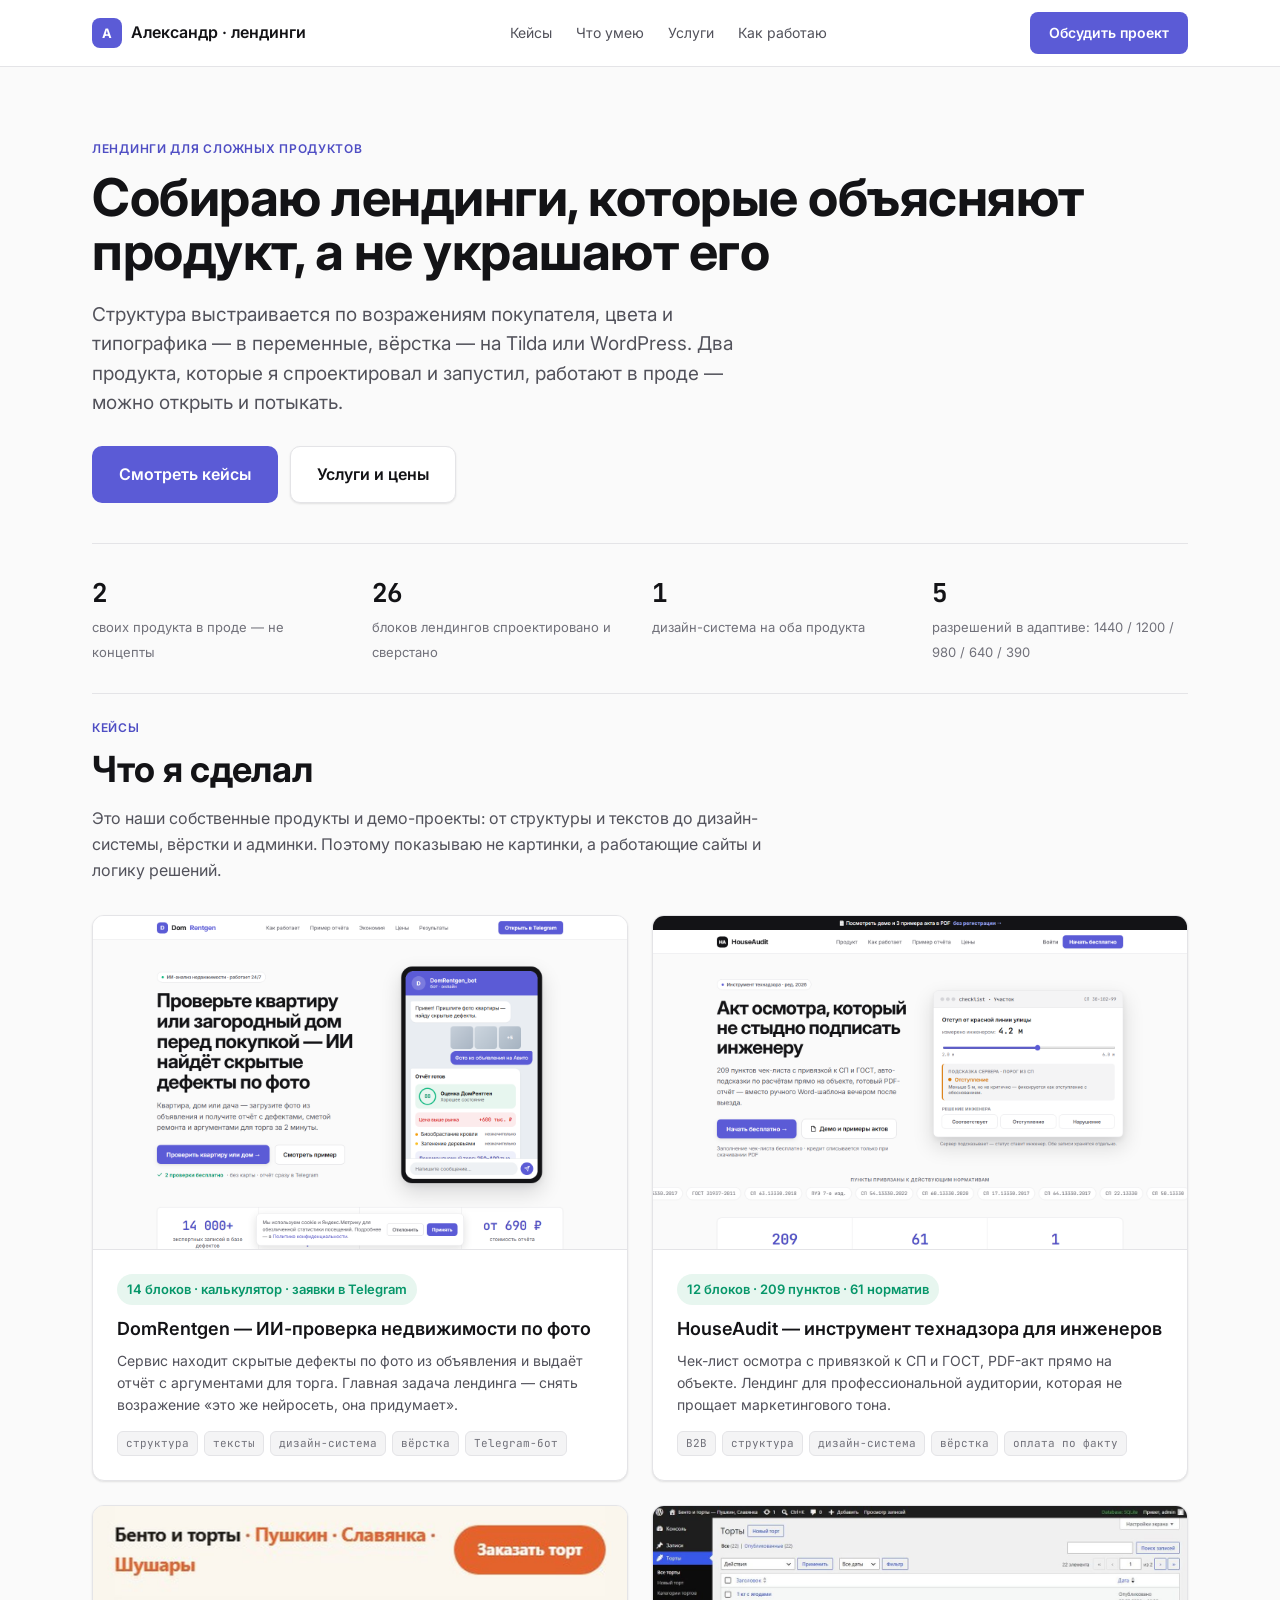
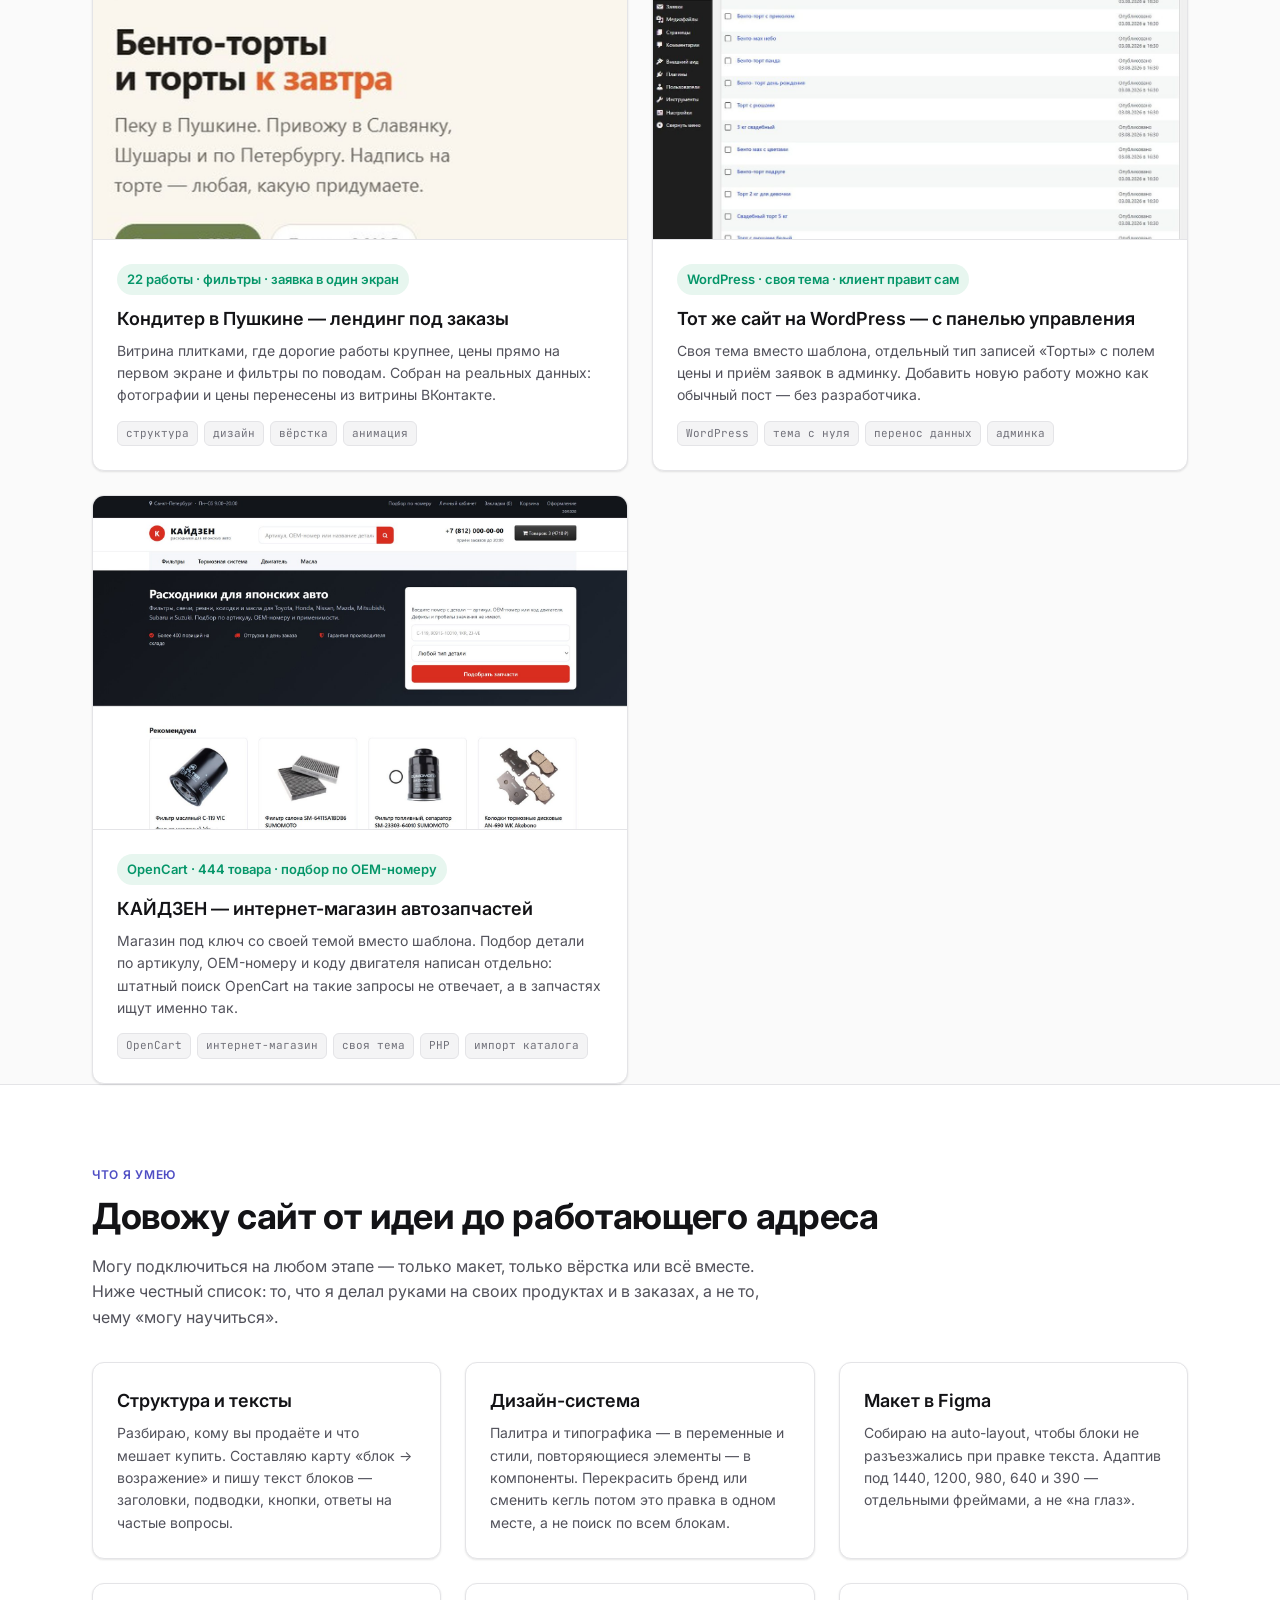
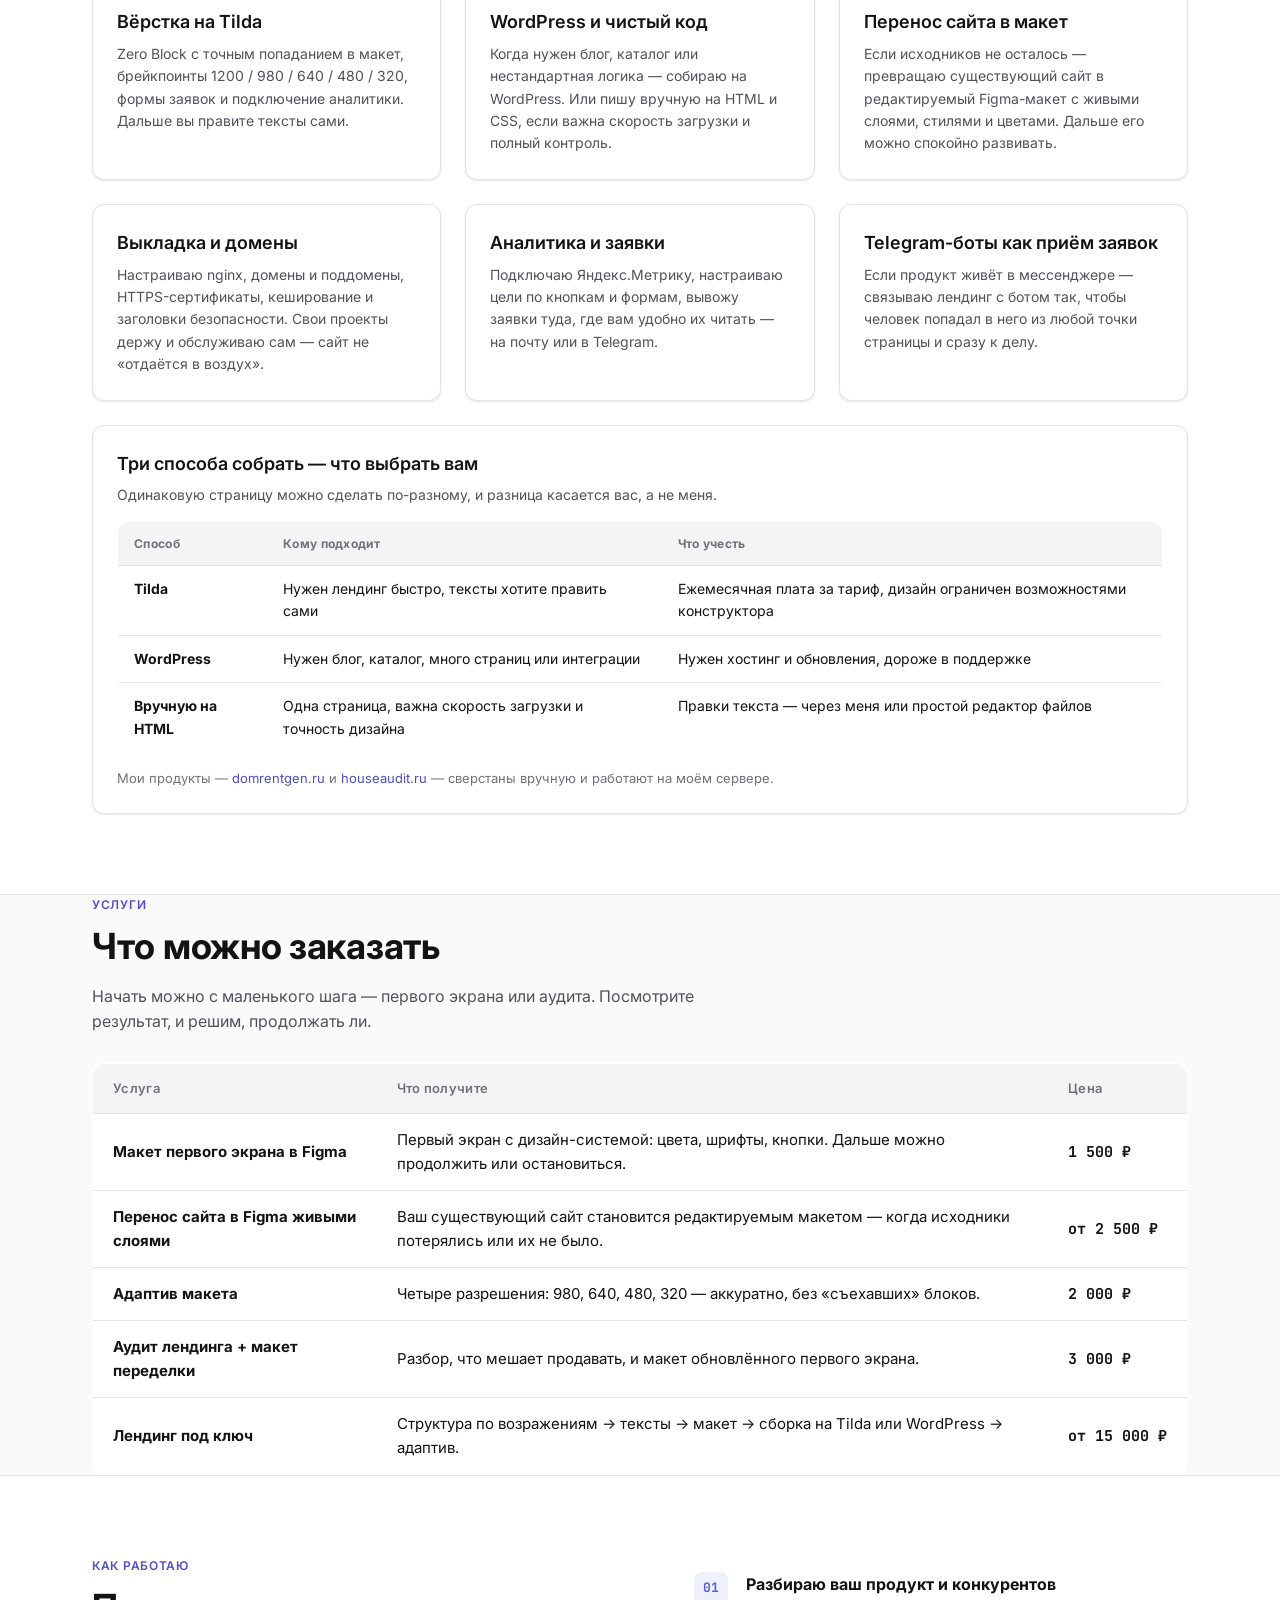
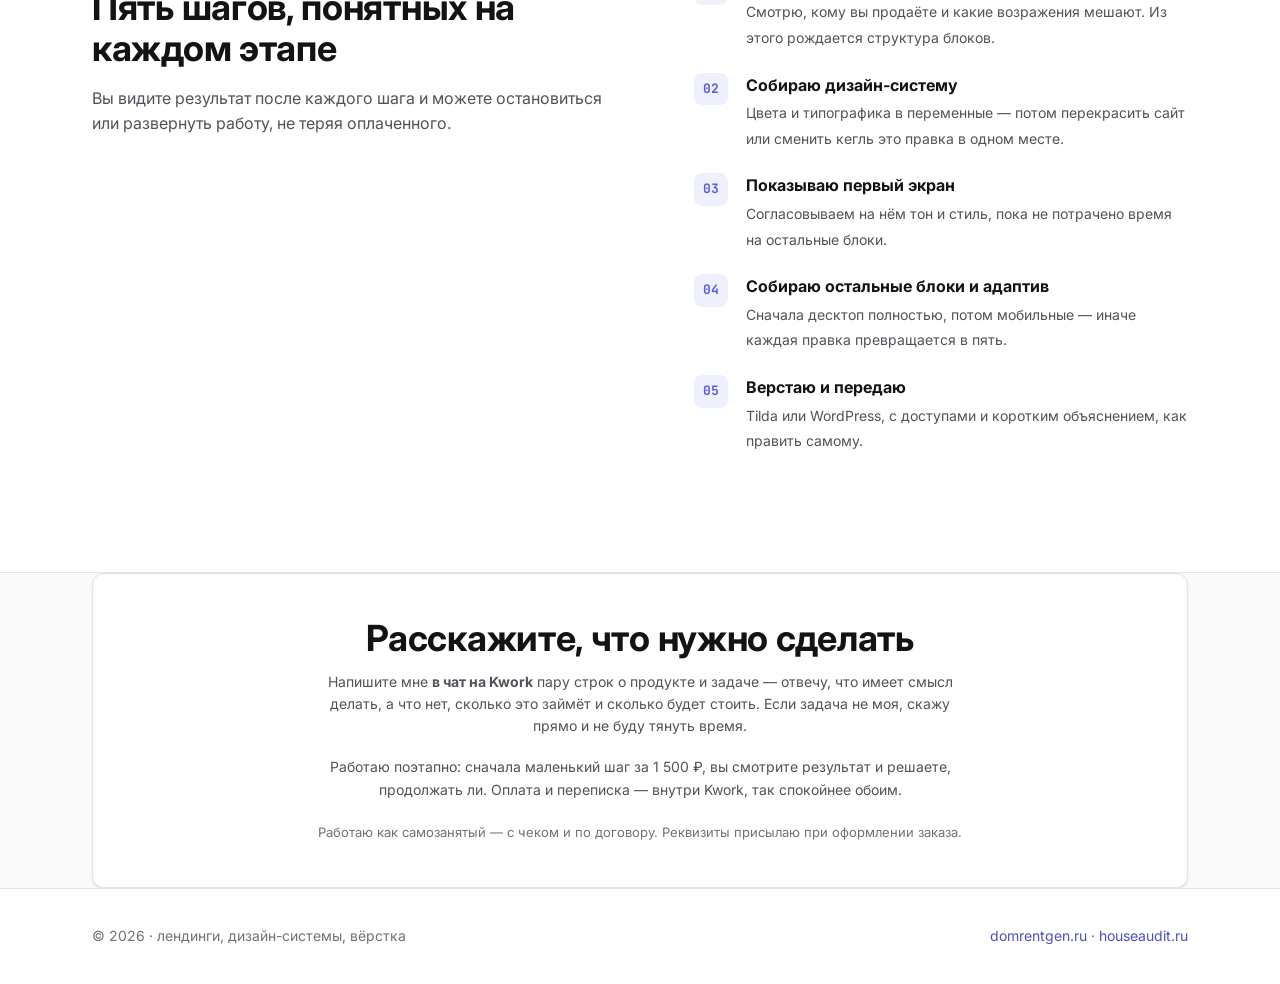
<file: index.html>
<!doctype html>
<html lang="ru">
<head>
<meta charset="utf-8">
<meta name="viewport" content="width=device-width, initial-scale=1">
<title>Александр — лендинги и дизайн-системы для продуктов</title>
<meta name="description" content="Собираю лендинги, которые объясняют сложный продукт: структура по возражениям, дизайн-система в Figma, сборка на Tilda или WordPress. Два своих продукта в проде.">
<meta property="og:title" content="Александр — лендинги и дизайн-системы">
<meta property="og:description" content="Лендинги для сложных продуктов: структура, дизайн-система, вёрстка. Кейсы DomRentgen и HouseAudit.">
<meta property="og:image" content="assets/domrentgen-hero-1440.png">
<meta property="og:type" content="website">
<link rel="preconnect" href="https://fonts.googleapis.com">
<link href="https://fonts.googleapis.com/css2?family=Inter:wght@400;500;600;700&family=JetBrains+Mono:wght@500;700&display=swap" rel="stylesheet">
<link rel="stylesheet" href="styles.css">
</head>
<body>

<header class="site-head">
  <div class="wrap">
    <a class="logo" href="/"><i>А</i> Александр · лендинги</a>
    <nav class="site-nav">
      <a href="#cases">Кейсы</a>
      <a href="#skills">Что умею</a>
      <a href="#services">Услуги</a>
      <a href="#process">Как работаю</a>
    </nav>
    <a class="btn btn-primary btn-sm" href="#contact">Обсудить проект</a>
  </div>
</header>

<section class="wrap" style="padding-top:72px;padding-bottom:24px">
  <p class="eyebrow">ЛЕНДИНГИ ДЛЯ СЛОЖНЫХ ПРОДУКТОВ</p>
  <h1>Собираю лендинги, которые объясняют продукт, а не украшают его</h1>
  <p class="lead sub">Структура выстраивается по возражениям покупателя, цвета и типографика — в переменные, вёрстка — на Tilda или WordPress. Два продукта, которые я спроектировал и запустил, работают в проде — можно открыть и потыкать.</p>
  <div style="display:flex;gap:12px;flex-wrap:wrap;margin-top:28px">
    <a class="btn btn-primary" href="#cases">Смотреть кейсы</a>
    <a class="btn btn-ghost" href="#services">Услуги и цены</a>
  </div>

  <div class="facts">
    <div><b>2</b><span>своих продукта в проде — не концепты</span></div>
    <div><b>26</b><span>блоков лендингов спроектировано и сверстано</span></div>
    <div><b>1</b><span>дизайн-система на оба продукта</span></div>
    <div><b>5</b><span>разрешений в адаптиве: 1440 / 1200 / 980 / 640 / 390</span></div>
  </div>
</section>

<section id="cases" class="wrap">
  <p class="eyebrow">КЕЙСЫ</p>
  <h2>Что я сделал</h2>
  <p class="sub">Это наши собственные продукты и демо-проекты: от структуры и текстов до дизайн-системы, вёрстки и админки. Поэтому показываю не картинки, а работающие сайты и логику решений.</p>

  <div class="grid g2" style="margin-top:32px">
    <a class="card case" href="case-domrentgen.html">
      <div class="shot"><img src="assets/domrentgen-hero-1440.png" alt="Первый экран лендинга DomRentgen" loading="lazy"></div>
      <div class="card-pad">
        <span class="result">14 блоков · калькулятор · заявки в Telegram</span>
        <h3>DomRentgen — ИИ-проверка недвижимости по фото</h3>
        <p>Сервис находит скрытые дефекты по фото из объявления и выдаёт отчёт с аргументами для торга. Главная задача лендинга — снять возражение «это же нейросеть, она придумает».</p>
        <div class="tags"><span class="tag">структура</span><span class="tag">тексты</span><span class="tag">дизайн-система</span><span class="tag">вёрстка</span><span class="tag">Telegram-бот</span></div>
      </div>
    </a>

    <a class="card case" href="case-houseaudit.html">
      <div class="shot"><img src="assets/houseaudit-hero-1440.png" alt="Первый экран лендинга HouseAudit" loading="lazy"></div>
      <div class="card-pad">
        <span class="result">12 блоков · 209 пунктов · 61 норматив</span>
        <h3>HouseAudit — инструмент технадзора для инженеров</h3>
        <p>Чек-лист осмотра с привязкой к СП и ГОСТ, PDF-акт прямо на объекте. Лендинг для профессиональной аудитории, которая не прощает маркетингового тона.</p>
        <div class="tags"><span class="tag">B2B</span><span class="tag">структура</span><span class="tag">дизайн-система</span><span class="tag">вёрстка</span><span class="tag">оплата по факту</span></div>
      </div>
    </a>
    <a class="card case" href="bento/">
      <div class="shot"><img src="assets/prev-bento.jpg" alt="Лендинг кондитера: витрина работ с ценами" loading="lazy"></div>
      <div class="card-pad">
        <span class="result">22 работы · фильтры · заявка в один экран</span>
        <h3>Кондитер в Пушкине — лендинг под заказы</h3>
        <p>Витрина плитками, где дорогие работы крупнее, цены прямо на первом экране и фильтры по поводам. Собран на реальных данных: фотографии и цены перенесены из витрины ВКонтакте.</p>
        <div class="tags"><span class="tag">структура</span><span class="tag">дизайн</span><span class="tag">вёрстка</span><span class="tag">анимация</span></div>
      </div>
    </a>

    <a class="card case" href="wp-case/">
      <div class="shot"><img src="assets/prev-wp.jpg" alt="Админка WordPress: раздел «Торты»" loading="lazy"></div>
      <div class="card-pad">
        <span class="result">WordPress · своя тема · клиент правит сам</span>
        <h3>Тот же сайт на WordPress — с панелью управления</h3>
        <p>Своя тема вместо шаблона, отдельный тип записей «Торты» с полем цены и приём заявок в админку. Добавить новую работу можно как обычный пост — без разработчика.</p>
        <div class="tags"><span class="tag">WordPress</span><span class="tag">тема с нуля</span><span class="tag">перенос данных</span><span class="tag">админка</span></div>
      </div>
    </a>

    <a class="card case" href="case-kaizen.html">
      <div class="shot"><img src="screenshots-web/01-glavnaya.jpg" alt="Главная магазина автозапчастей КАЙДЗЕН" loading="lazy"></div>
      <div class="card-pad">
        <span class="result">OpenCart · 444 товара · подбор по OEM-номеру</span>
        <h3>КАЙДЗЕН — интернет-магазин автозапчастей</h3>
        <p>Магазин под ключ со своей темой вместо шаблона. Подбор детали по артикулу, OEM-номеру и коду двигателя написан отдельно: штатный поиск OpenCart на такие запросы не отвечает, а в запчастях ищут именно так.</p>
        <div class="tags"><span class="tag">OpenCart</span><span class="tag">интернет-магазин</span><span class="tag">своя тема</span><span class="tag">PHP</span><span class="tag">импорт каталога</span></div>
      </div>
    </a>

  </div>

</section>

<section id="skills" style="background:var(--surface);border-top:1px solid var(--line);border-bottom:1px solid var(--line)">
  <div class="wrap">
    <p class="eyebrow">ЧТО Я УМЕЮ</p>
    <h2>Довожу сайт от идеи до работающего адреса</h2>
    <p class="sub">Могу подключиться на любом этапе — только макет, только вёрстка или всё вместе. Ниже честный список: то, что я делал руками на своих продуктах и в заказах, а не то, чему «могу научиться».</p>

    <div class="grid g3" style="margin-top:32px">
      <div class="card card-pad">
        <h3>Структура и тексты</h3>
        <p>Разбираю, кому вы продаёте и что мешает купить. Составляю карту «блок → возражение» и пишу текст блоков — заголовки, подводки, кнопки, ответы на частые вопросы.</p>
      </div>
      <div class="card card-pad">
        <h3>Дизайн-система</h3>
        <p>Палитра и типографика — в переменные и стили, повторяющиеся элементы — в компоненты. Перекрасить бренд или сменить кегль потом это правка в одном месте, а не поиск по всем блокам.</p>
      </div>
      <div class="card card-pad">
        <h3>Макет в Figma</h3>
        <p>Собираю на auto-layout, чтобы блоки не разъезжались при правке текста. Адаптив под 1440, 1200, 980, 640 и 390 — отдельными фреймами, а не «на глаз».</p>
      </div>
      <div class="card card-pad">
        <h3>Вёрстка на Tilda</h3>
        <p>Zero Block с точным попаданием в макет, брейкпоинты 1200 / 980 / 640 / 480 / 320, формы заявок и подключение аналитики. Дальше вы правите тексты сами.</p>
      </div>
      <div class="card card-pad">
        <h3>WordPress и чистый код</h3>
        <p>Когда нужен блог, каталог или нестандартная логика — собираю на WordPress. Или пишу вручную на HTML и CSS, если важна скорость загрузки и полный контроль.</p>
      </div>
      <div class="card card-pad">
        <h3>Перенос сайта в макет</h3>
        <p>Если исходников не осталось — превращаю существующий сайт в редактируемый Figma-макет с живыми слоями, стилями и цветами. Дальше его можно спокойно развивать.</p>
      </div>
      <div class="card card-pad">
        <h3>Выкладка и домены</h3>
        <p>Настраиваю nginx, домены и поддомены, HTTPS-сертификаты, кеширование и заголовки безопасности. Свои проекты держу и обслуживаю сам — сайт не «отдаётся в воздух».</p>
      </div>
      <div class="card card-pad">
        <h3>Аналитика и заявки</h3>
        <p>Подключаю Яндекс.Метрику, настраиваю цели по кнопкам и формам, вывожу заявки туда, где вам удобно их читать — на почту или в Telegram.</p>
      </div>
      <div class="card card-pad">
        <h3>Telegram-боты как приём заявок</h3>
        <p>Если продукт живёт в мессенджере — связываю лендинг с ботом так, чтобы человек попадал в него из любой точки страницы и сразу к делу.</p>
      </div>
    </div>

    <div class="card card-pad" style="margin-top:24px">
      <h3>Три способа собрать — что выбрать вам</h3>
      <p style="margin-bottom:14px">Одинаковую страницу можно сделать по-разному, и разница касается вас, а не меня.</p>
      <table class="tbl">
        <tr><th>Способ</th><th>Кому подходит</th><th>Что учесть</th></tr>
        <tr><td><b>Tilda</b></td><td>Нужен лендинг быстро, тексты хотите править сами</td><td>Ежемесячная плата за тариф, дизайн ограничен возможностями конструктора</td></tr>
        <tr><td><b>WordPress</b></td><td>Нужен блог, каталог, много страниц или интеграции</td><td>Нужен хостинг и обновления, дороже в поддержке</td></tr>
        <tr><td><b>Вручную на HTML</b></td><td>Одна страница, важна скорость загрузки и точность дизайна</td><td>Правки текста — через меня или простой редактор файлов</td></tr>
      </table>
      <p style="margin:14px 0 0"><small>Мои продукты — <a href="https://domrentgen.ru" target="_blank" rel="noopener">domrentgen.ru</a> и <a href="https://houseaudit.ru" target="_blank" rel="noopener">houseaudit.ru</a> — сверстаны вручную и работают на моём сервере.</small></p>
    </div>
  </div>
</section>

<section id="services" class="wrap">
  <p class="eyebrow">УСЛУГИ</p>
  <h2>Что можно заказать</h2>
  <p class="sub">Начать можно с маленького шага — первого экрана или аудита. Посмотрите результат, и решим, продолжать ли.</p>

  <table class="price" style="margin-top:28px">
    <tr><th>Услуга</th><th>Что получите</th><th>Цена</th></tr>
    <tr>
      <td><b>Макет первого экрана в Figma</b></td>
      <td>Первый экран с дизайн-системой: цвета, шрифты, кнопки. Дальше можно продолжить или остановиться.</td>
      <td class="p">1 500 ₽</td>
    </tr>
    <tr>
      <td><b>Перенос сайта в Figma живыми слоями</b></td>
      <td>Ваш существующий сайт становится редактируемым макетом — когда исходники потерялись или их не было.</td>
      <td class="p">от 2 500 ₽</td>
    </tr>
    <tr>
      <td><b>Адаптив макета</b></td>
      <td>Четыре разрешения: 980, 640, 480, 320 — аккуратно, без «съехавших» блоков.</td>
      <td class="p">2 000 ₽</td>
    </tr>
    <tr>
      <td><b>Аудит лендинга + макет переделки</b></td>
      <td>Разбор, что мешает продавать, и макет обновлённого первого экрана.</td>
      <td class="p">3 000 ₽</td>
    </tr>
    <tr>
      <td><b>Лендинг под ключ</b></td>
      <td>Структура по возражениям → тексты → макет → сборка на Tilda или WordPress → адаптив.</td>
      <td class="p">от 15 000 ₽</td>
    </tr>
  </table>
</section>

<section id="process" style="background:var(--surface);border-top:1px solid var(--line);border-bottom:1px solid var(--line)">
  <div class="wrap two-col">
    <div>
      <p class="eyebrow">КАК РАБОТАЮ</p>
      <h2>Пять шагов, понятных на каждом этапе</h2>
      <p>Вы видите результат после каждого шага и можете остановиться или развернуть работу, не теряя оплаченного.</p>
    </div>
    <ol class="steps">
      <li><b>Разбираю ваш продукт и конкурентов</b><span>Смотрю, кому вы продаёте и какие возражения мешают. Из этого рождается структура блоков.</span></li>
      <li><b>Собираю дизайн-систему</b><span>Цвета и типографика в переменные — потом перекрасить сайт или сменить кегль это правка в одном месте.</span></li>
      <li><b>Показываю первый экран</b><span>Согласовываем на нём тон и стиль, пока не потрачено время на остальные блоки.</span></li>
      <li><b>Собираю остальные блоки и адаптив</b><span>Сначала десктоп полностью, потом мобильные — иначе каждая правка превращается в пять.</span></li>
      <li><b>Верстаю и передаю</b><span>Tilda или WordPress, с доступами и коротким объяснением, как править самому.</span></li>
    </ol>
  </div>
</section>

<section id="contact" class="wrap">
  <div class="card card-pad" style="padding:44px;text-align:center">
    <h2 style="margin-bottom:12px">Расскажите, что нужно сделать</h2>
    <p class="lead" style="max-width:660px;margin:0 auto 20px">Напишите мне <b>в чат на Kwork</b> пару строк о продукте и задаче — отвечу, что имеет смысл делать, а что нет, сколько это займёт и сколько будет стоить. Если задача не моя, скажу прямо и не буду тянуть время.</p>
    <p style="max-width:660px;margin:0 auto 8px">Работаю поэтапно: сначала маленький шаг за 1 500 ₽, вы смотрите результат и решаете, продолжать ли. Оплата и переписка — внутри Kwork, так спокойнее обоим.</p>
    <p style="margin-top:20px"><small>Работаю как самозанятый — с чеком и по договору. Реквизиты присылаю при оформлении заказа.</small></p>
  </div>
</section>

<footer class="site-foot">
  <div class="wrap">
    <span>© 2026 · лендинги, дизайн-системы, вёрстка</span>
    <span><a href="https://domrentgen.ru" target="_blank" rel="noopener">domrentgen.ru</a> · <a href="https://houseaudit.ru" target="_blank" rel="noopener">houseaudit.ru</a></span>
  </div>
</footer>

</body>
</html>
</file>
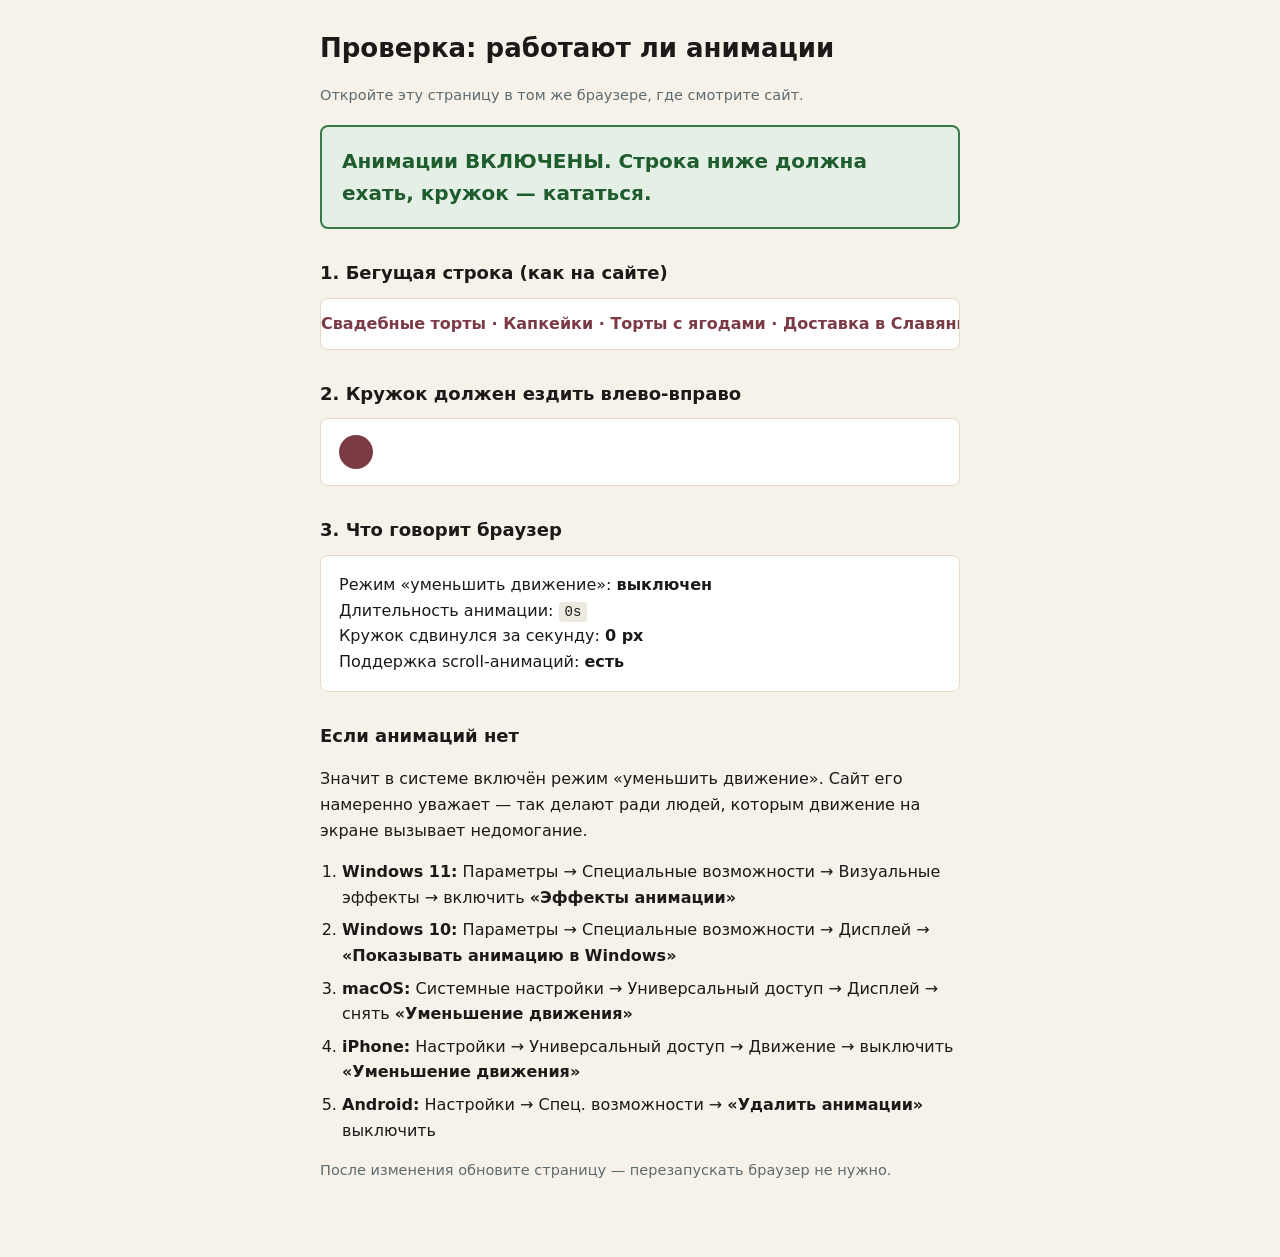
<file: check/index.html>
<!DOCTYPE html>
<html lang="ru">
<head>
<meta charset="utf-8">
<meta name="viewport" content="width=device-width, initial-scale=1">
<meta name="robots" content="noindex, nofollow">
<title>Проверка анимаций в браузере</title>
<style>
  body{font:16px/1.6 'Segoe UI',system-ui,sans-serif; background:#F6F1E9; color:#1C1A18;
       margin:0; padding:28px 20px 60px}
  .wrap{max-width:640px; margin:0 auto}
  h1{font-size:26px; margin:0 0 6px}
  .verdict{font-size:20px; font-weight:700; padding:18px 20px; border-radius:8px; margin:18px 0}
  .ok{background:#E4F0E6; color:#1F5C2E; border:2px solid #3A7A4A}
  .off{background:#FBEAE7; color:#8C2B22; border:2px solid #B3372E}
  h2{font-size:18px; margin:30px 0 8px}
  .box{background:#fff; border:1px solid #E4D9C8; border-radius:8px; padding:16px 18px; margin:10px 0}
  .track{overflow:hidden; border-top:1px solid #E4D9C8; border-bottom:1px solid #E4D9C8; padding:12px 0}
  .track div{display:flex; width:max-content; animation:slide 12s linear infinite}
  .track span{white-space:nowrap; font-weight:600; color:#7B3B45}
  @keyframes slide{from{transform:translateX(0)} to{transform:translateX(-50%)}}
  .dot{width:34px; height:34px; border-radius:50%; background:#7B3B45; animation:run 2s linear infinite}
  @keyframes run{0%{transform:translateX(0)} 50%{transform:translateX(220px)} 100%{transform:translateX(0)}}
  code{background:#EEE9DF; padding:2px 6px; border-radius:4px; font-size:14px}
  ol{padding-left:22px} li{margin:7px 0}
  .small{color:#5E6B6E; font-size:14.5px}
</style>
</head>
<body>
<div class="wrap">
  <h1>Проверка: работают ли анимации</h1>
  <p class="small">Откройте эту страницу в том же браузере, где смотрите сайт.</p>

  <div id="verdict" class="verdict">Проверяю…</div>

  <h2>1. Бегущая строка (как на сайте)</h2>
  <div class="box track">
    <div>
      <span>Свадебные торты · Капкейки · Торты с ягодами · Доставка в Славянку · Заказ на завтра · </span>
      <span>Свадебные торты · Капкейки · Торты с ягодами · Доставка в Славянку · Заказ на завтра · </span>
    </div>
  </div>

  <h2>2. Кружок должен ездить влево-вправо</h2>
  <div class="box"><div class="dot"></div></div>

  <h2>3. Что говорит браузер</h2>
  <div class="box" id="tech"></div>

  <h2>Если анимаций нет</h2>
  <p>Значит в системе включён режим «уменьшить движение». Сайт его намеренно уважает — так делают ради людей, которым движение на экране вызывает недомогание.</p>
  <ol>
    <li><b>Windows 11:</b> Параметры → Специальные возможности → Визуальные эффекты → включить <b>«Эффекты анимации»</b></li>
    <li><b>Windows 10:</b> Параметры → Специальные возможности → Дисплей → <b>«Показывать анимацию в Windows»</b></li>
    <li><b>macOS:</b> Системные настройки → Универсальный доступ → Дисплей → снять <b>«Уменьшение движения»</b></li>
    <li><b>iPhone:</b> Настройки → Универсальный доступ → Движение → выключить <b>«Уменьшение движения»</b></li>
    <li><b>Android:</b> Настройки → Спец. возможности → <b>«Удалить анимации»</b> выключить</li>
  </ol>
  <p class="small">После изменения обновите страницу — перезапускать браузер не нужно.</p>
</div>

<script>
(function(){
  var reduce = matchMedia('(prefers-reduced-motion: reduce)').matches;
  var v = document.getElementById('verdict');
  if (reduce) {
    v.className = 'verdict off';
    v.textContent = 'Анимации у вас ОТКЛЮЧЕНЫ в системе. Поэтому лента на сайте стоит.';
  } else {
    v.className = 'verdict ok';
    v.textContent = 'Анимации ВКЛЮЧЕНЫ. Строка ниже должна ехать, кружок — кататься.';
  }
  var dot = document.querySelector('.dot');
  var cs = getComputedStyle(dot);
  var x1 = dot.getBoundingClientRect().x;
  setTimeout(function(){
    var x2 = dot.getBoundingClientRect().x;
    document.getElementById('tech').innerHTML =
      '<div>Режим «уменьшить движение»: <b>' + (reduce ? 'включён' : 'выключен') + '</b></div>' +
      '<div>Длительность анимации: <code>' + cs.animationDuration + '</code></div>' +
      '<div>Кружок сдвинулся за секунду: <b>' + Math.abs(Math.round(x2 - x1)) + ' px</b></div>' +
      '<div>Поддержка scroll-анимаций: <b>' + (CSS.supports('animation-timeline: view()') ? 'есть' : 'нет, включится запасной вариант') + '</b></div>';
  }, 1000);
})();
</script>
</body>
</html>
</file>
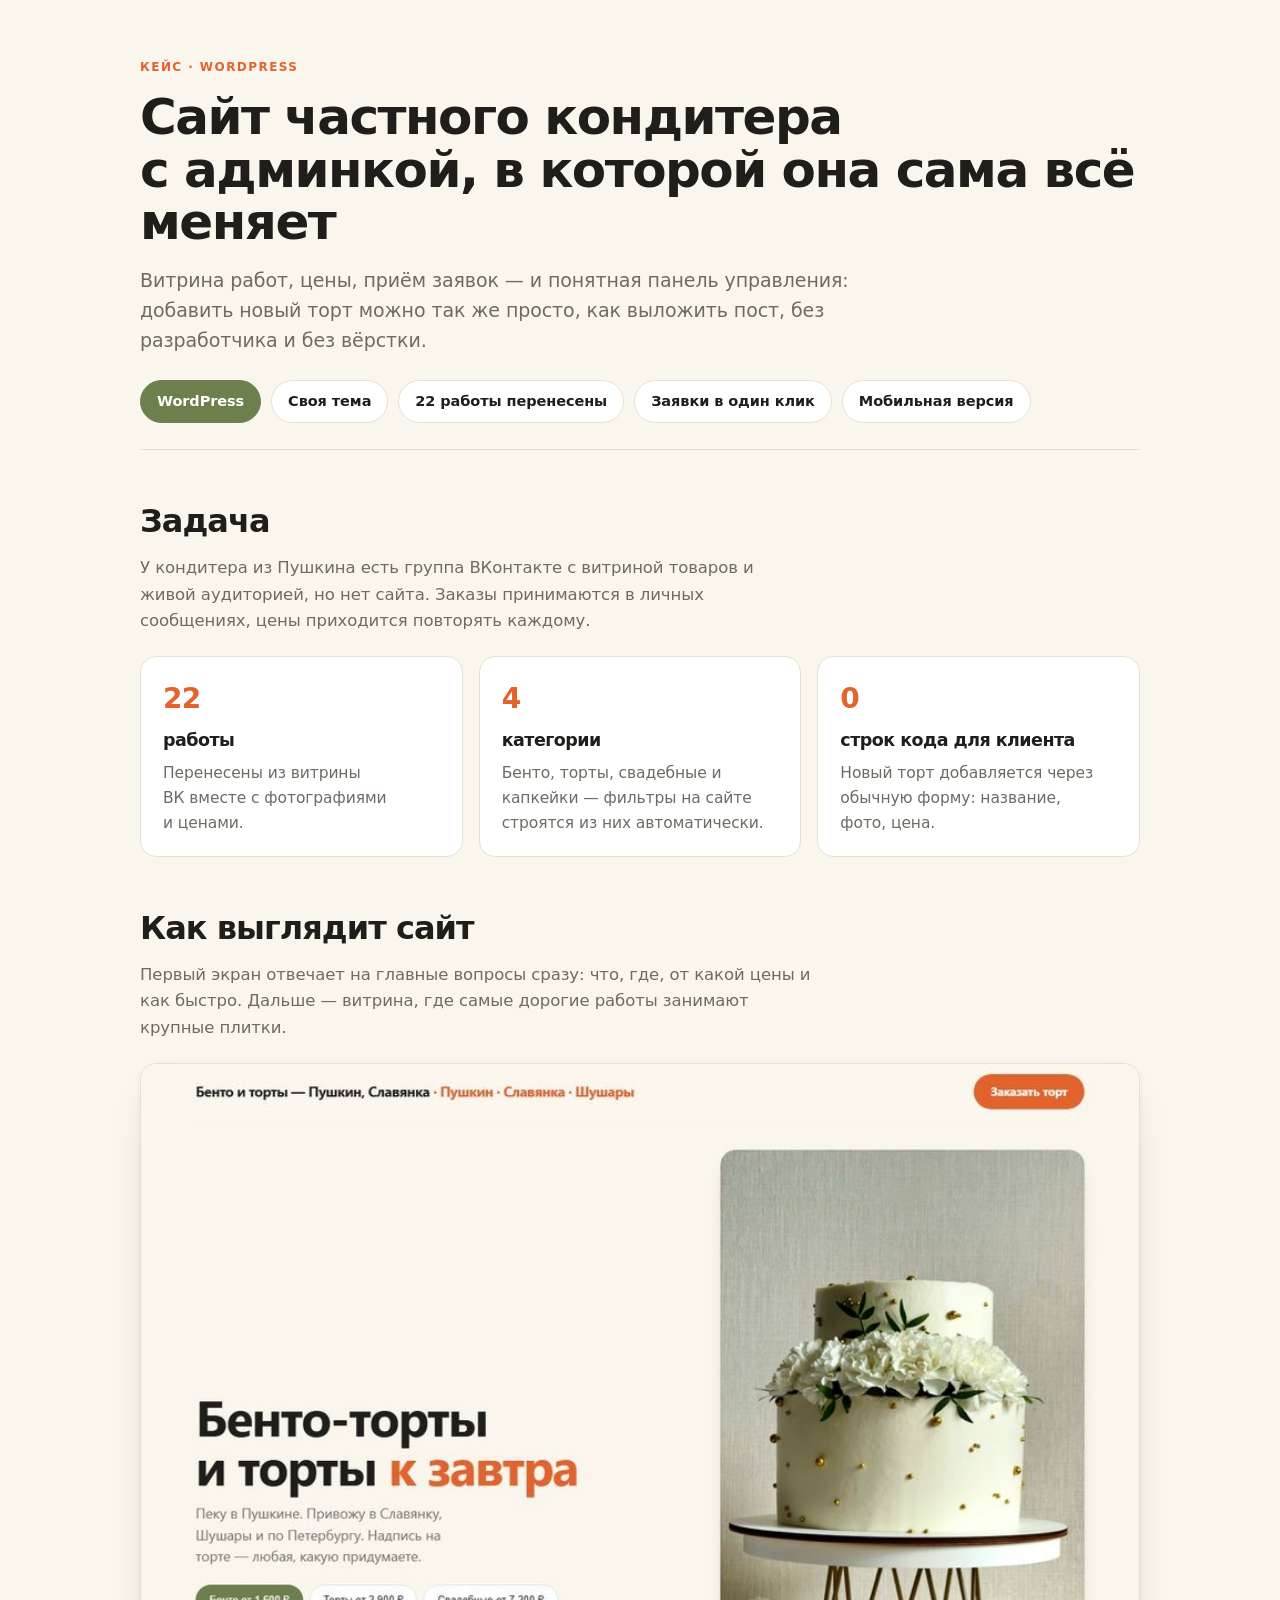
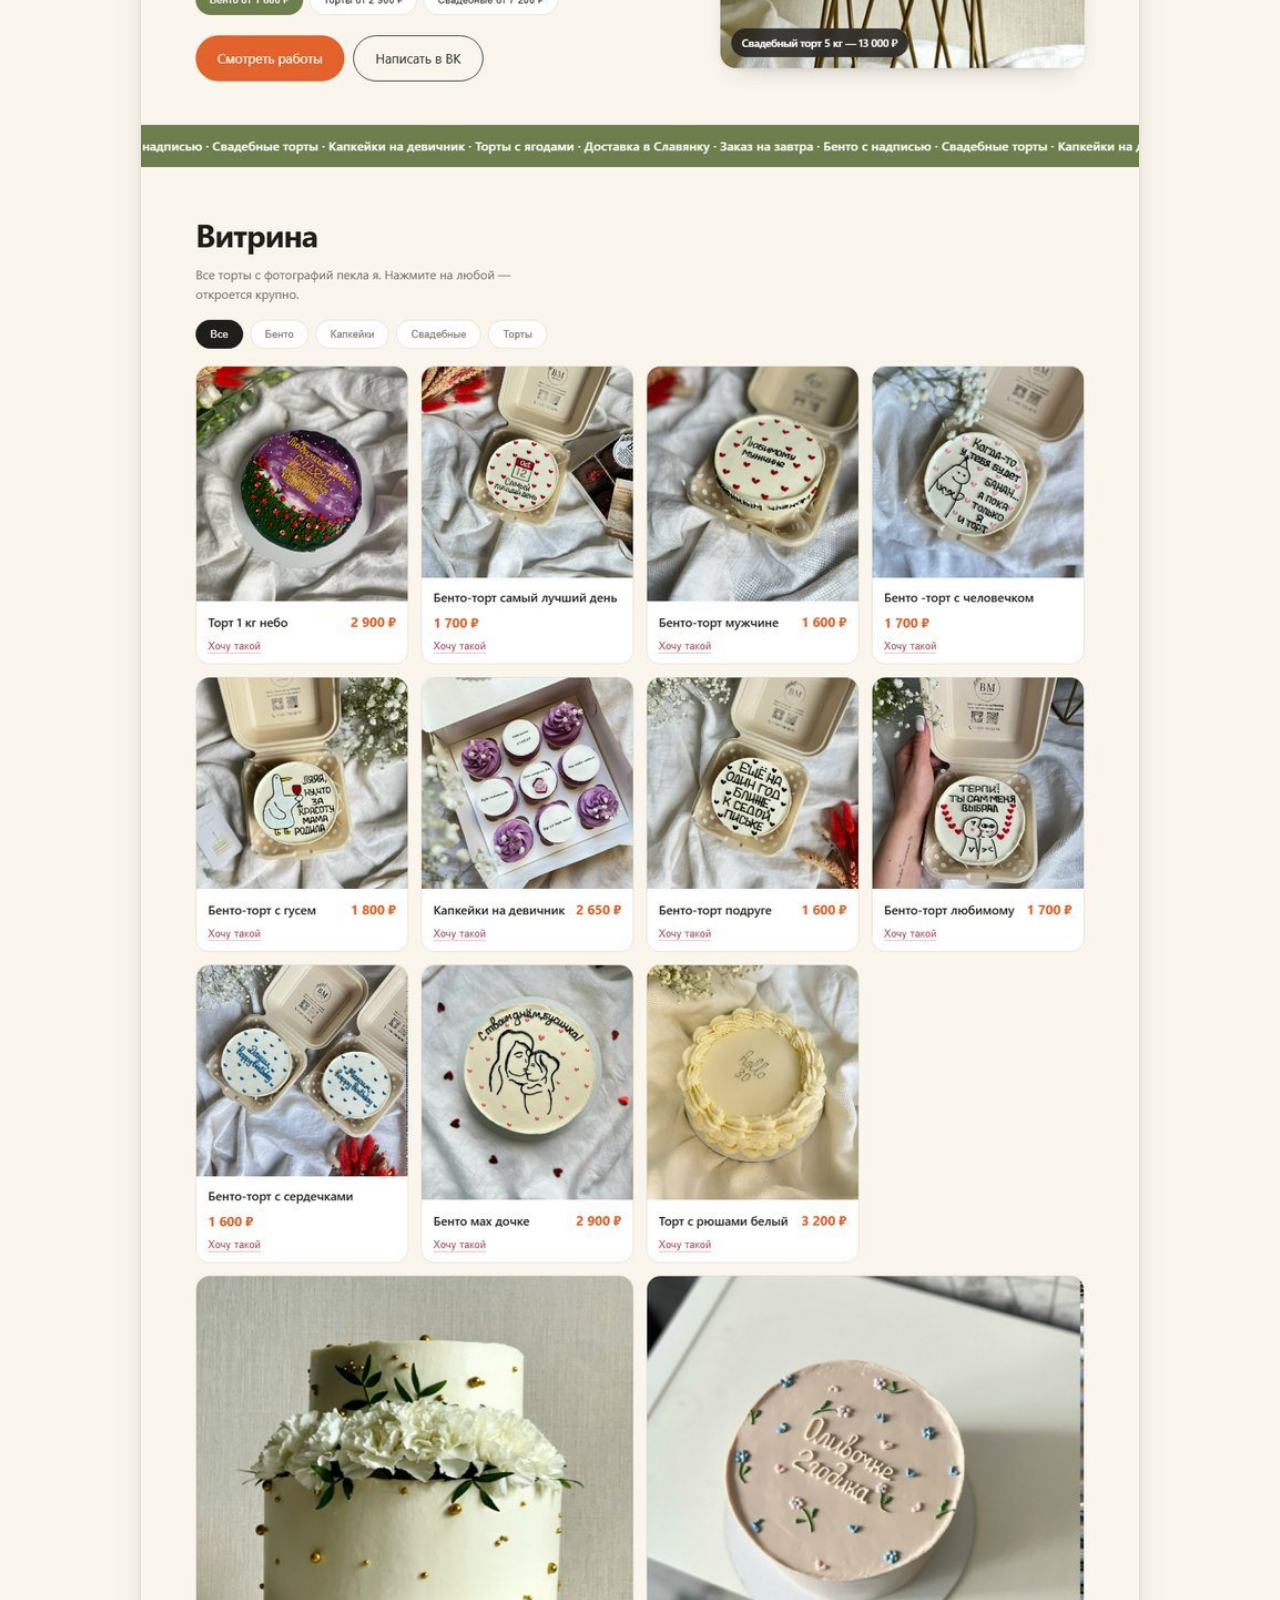
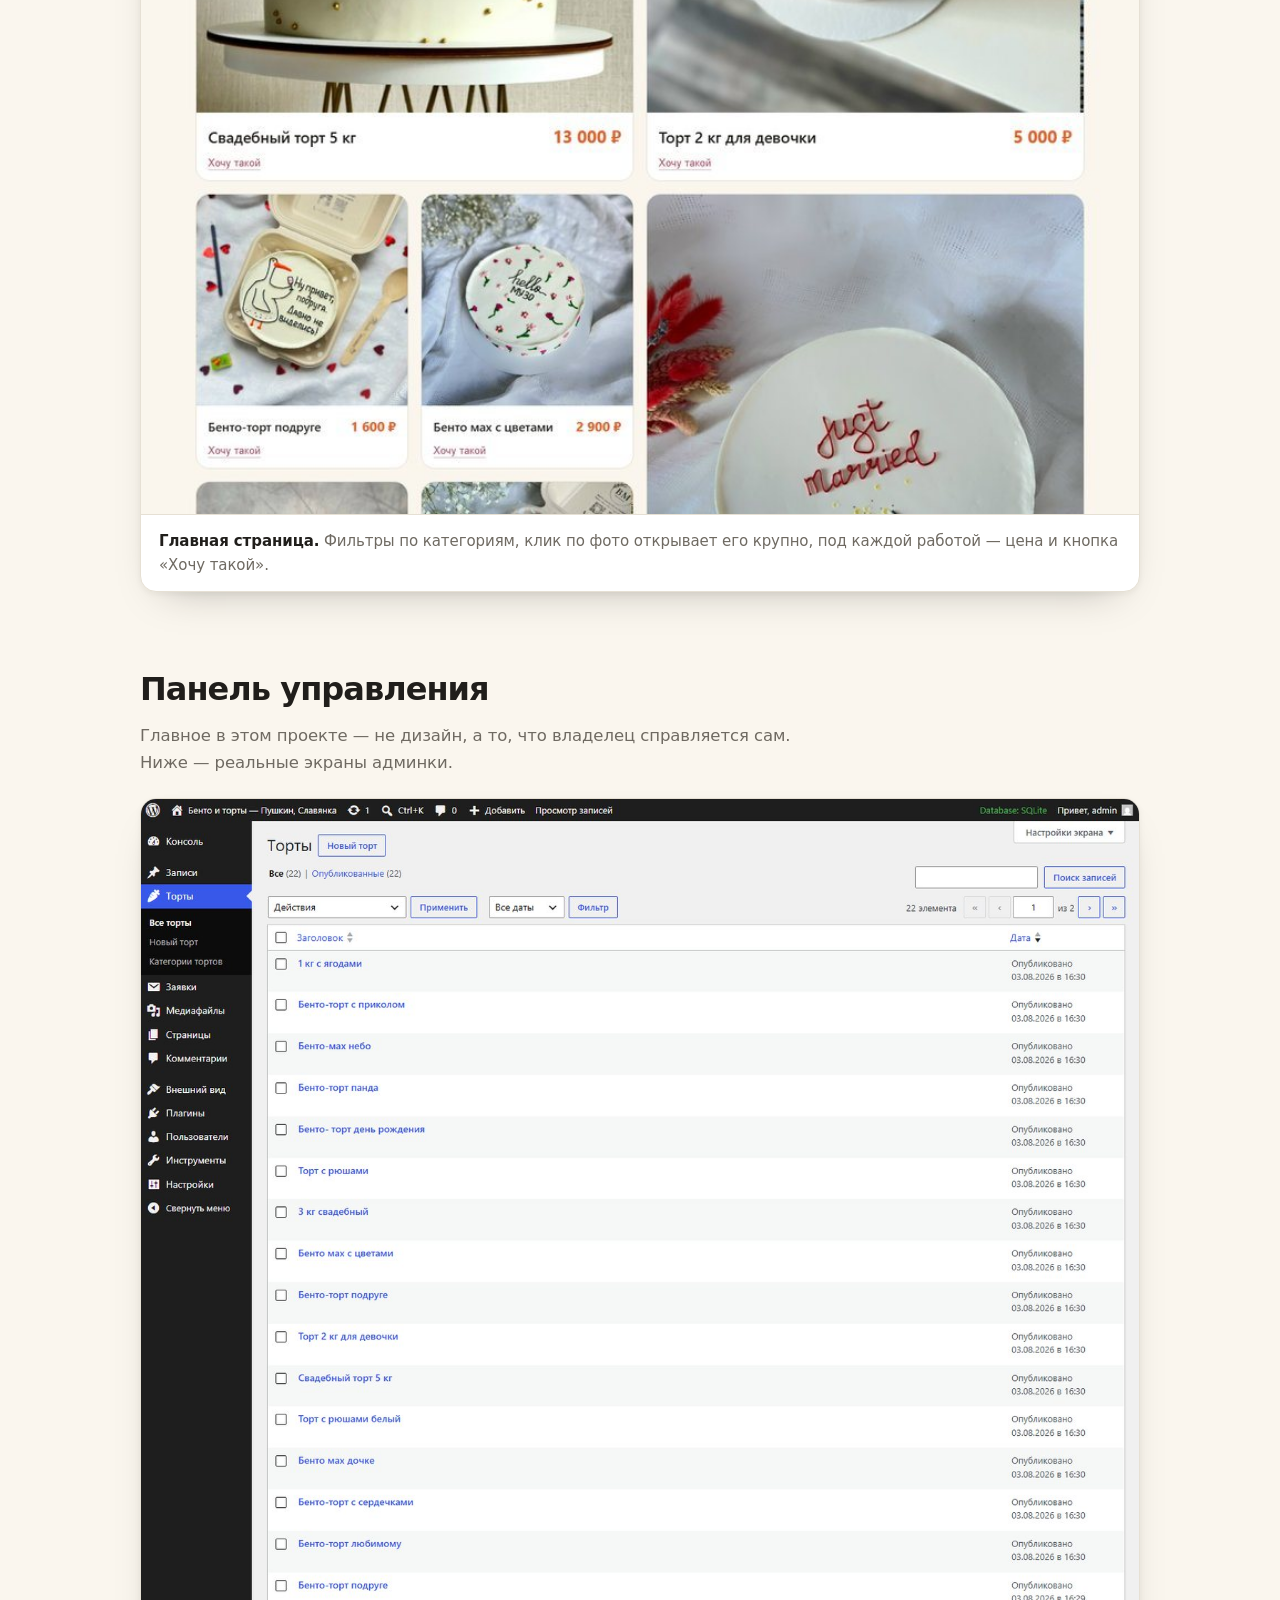
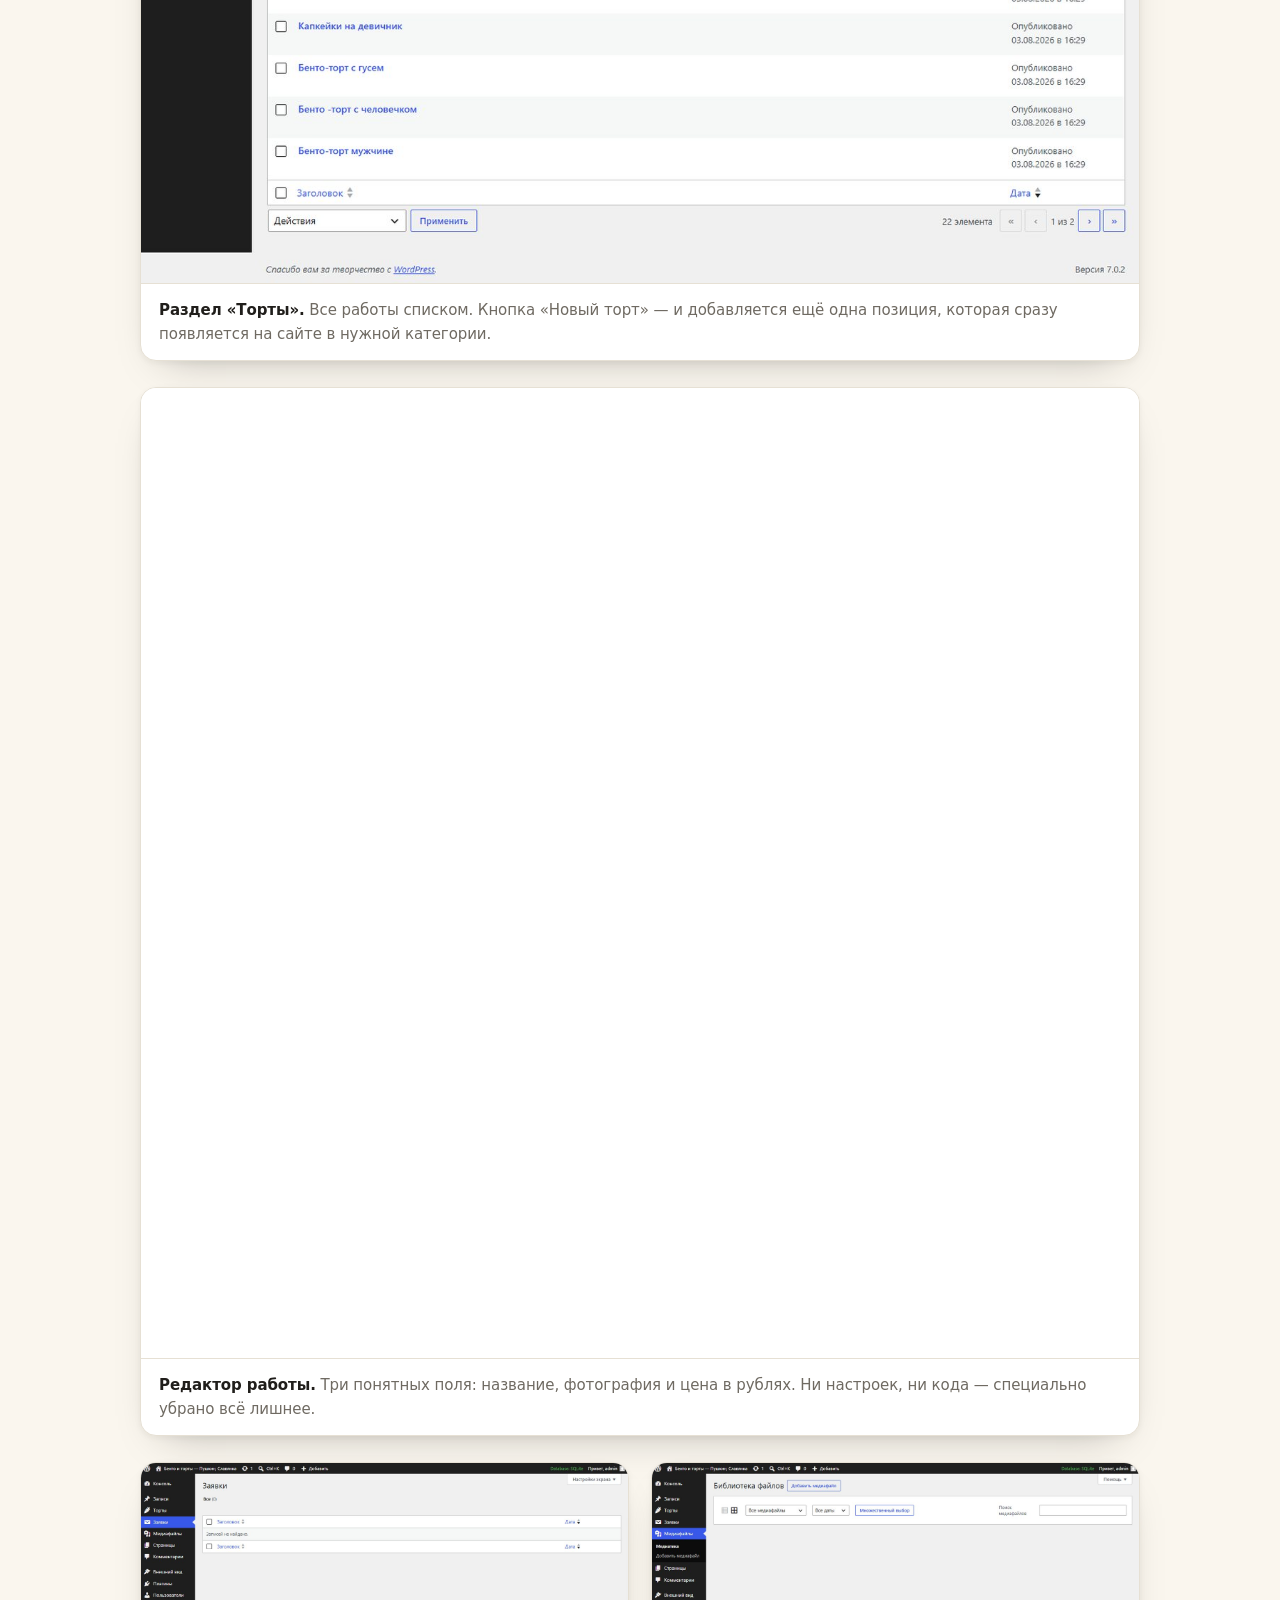
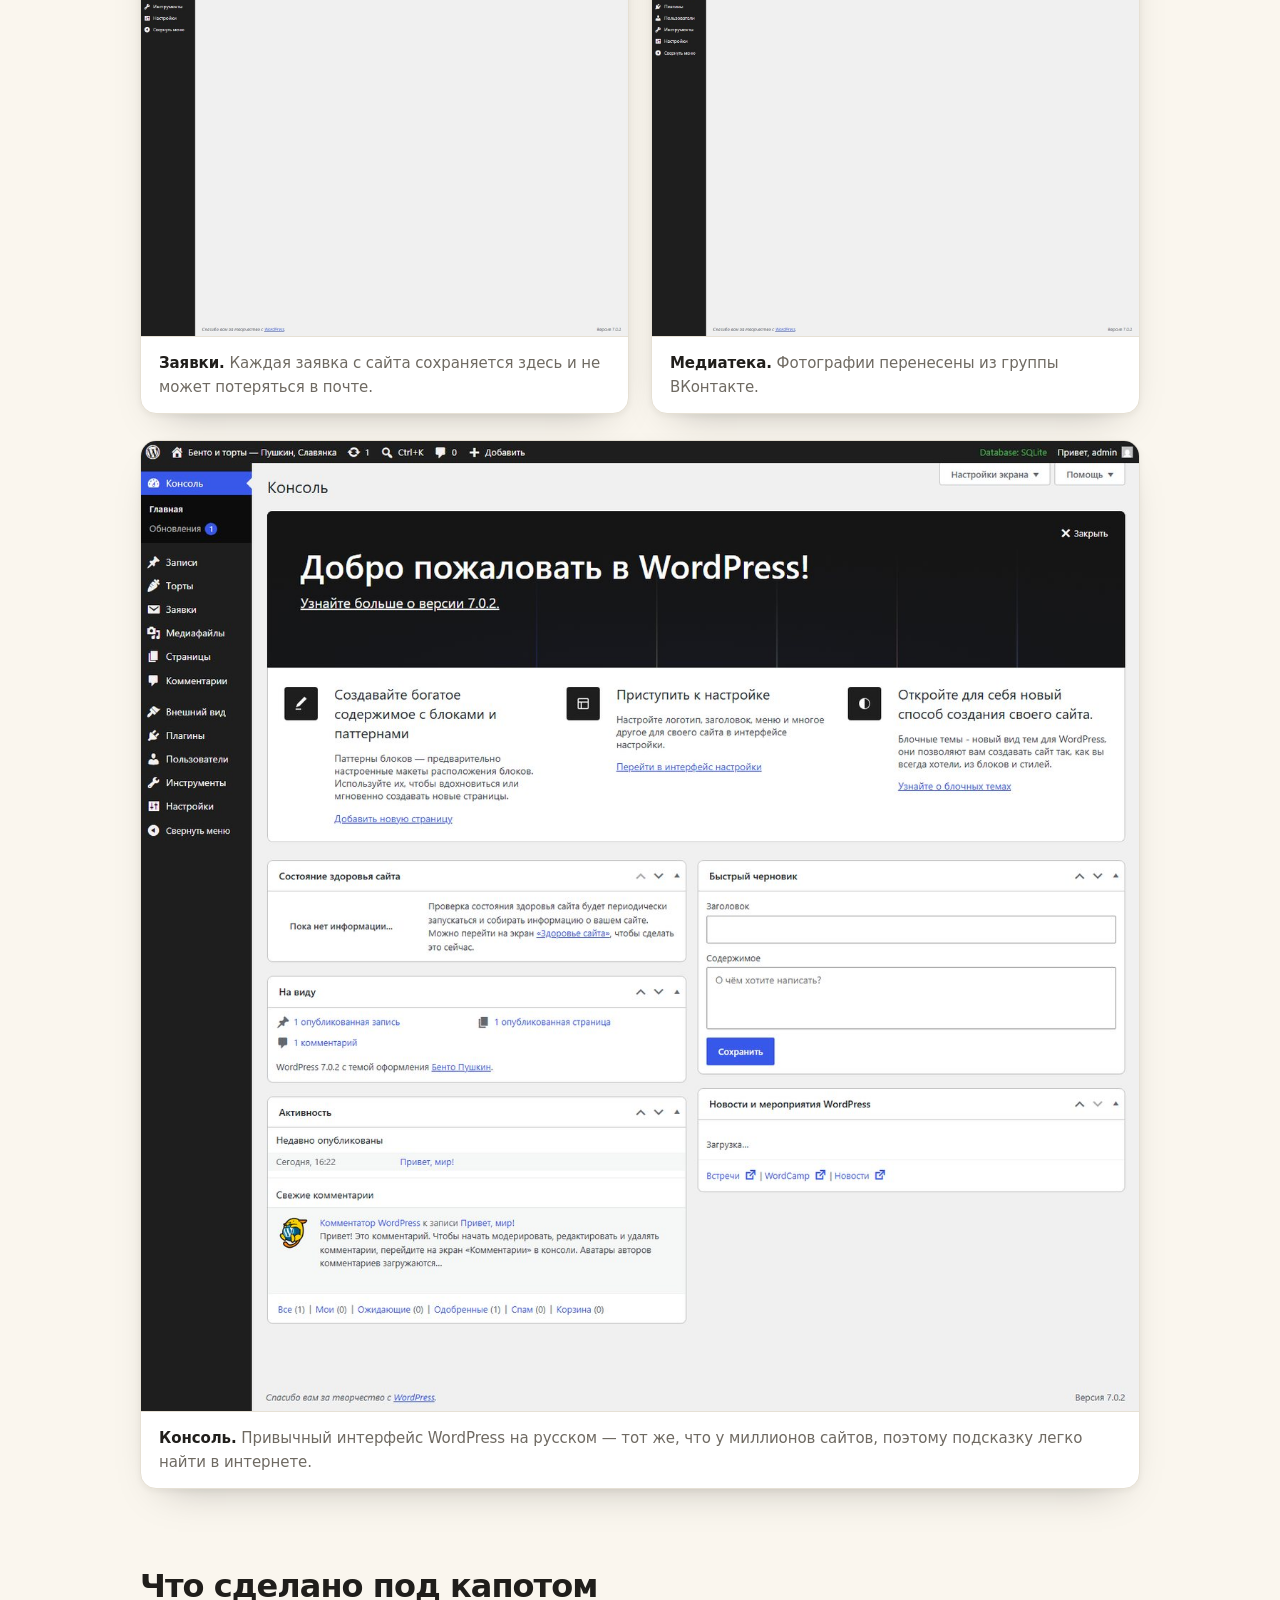
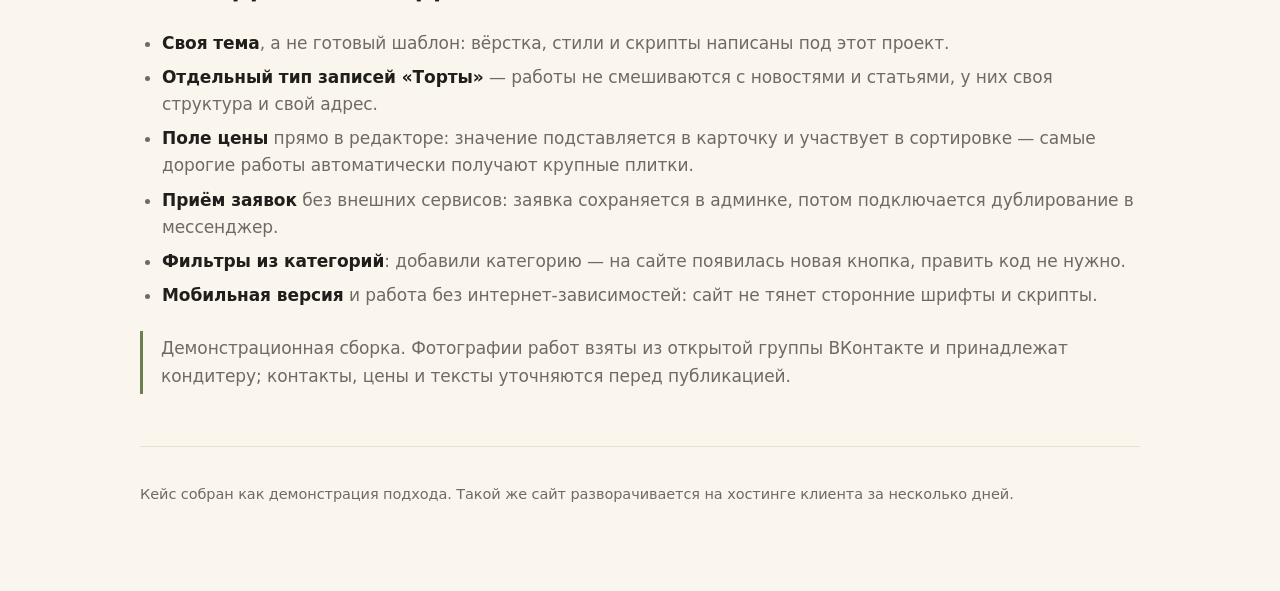
<file: wp-case/index.html>
<!DOCTYPE html>
<html lang="ru">
<head>
<meta charset="utf-8">
<meta name="viewport" content="width=device-width, initial-scale=1">
<meta name="robots" content="noindex, nofollow">
<title>Сайт кондитера на WordPress — кейс</title>
<meta name="description" content="Сайт для частного кондитера на WordPress: витрина работ, цены, приём заявок и понятная админка, в которой клиент сам добавляет торты.">
<style>
:root{
  --paper:#FAF6EE; --card:#fff; --ink:#201E1B; --muted:#6F6A62;
  --matcha:#6E7F4E; --hurma:#E4622C; --line:#E6E0D4;
  --shadow:0 2px 6px rgba(32,30,27,.05), 0 18px 40px -24px rgba(32,30,27,.35);
}
@media (prefers-color-scheme: dark){
  :root{--paper:#15140F; --card:#1E1C17; --ink:#F3EFE5; --muted:#A29B8F;
        --matcha:#9BB07A; --hurma:#F5834F; --line:#302C24;
        --shadow:0 2px 6px rgba(0,0,0,.5), 0 18px 44px -26px rgba(0,0,0,.9);}
}
:root[data-theme="dark"]{--paper:#15140F; --card:#1E1C17; --ink:#F3EFE5; --muted:#A29B8F;
  --matcha:#9BB07A; --hurma:#F5834F; --line:#302C24;}
:root[data-theme="light"]{--paper:#FAF6EE; --card:#fff; --ink:#201E1B; --muted:#6F6A62;
  --matcha:#6E7F4E; --hurma:#E4622C; --line:#E6E0D4;}
*{box-sizing:border-box}
body{margin:0; padding:0 20px 70px; background:var(--paper); color:var(--ink);
  font:400 17px/1.6 'Segoe UI',system-ui,-apple-system,Roboto,sans-serif; letter-spacing:-.005em}
.wrap{max-width:1000px; margin:0 auto}
h1,h2,h3{font-weight:700; letter-spacing:-.03em; margin:0; text-wrap:balance}
p{text-wrap:pretty}
header{padding:52px 0 26px; border-bottom:1px solid var(--line)}
.tag{display:inline-block; font-size:12px; font-weight:700; letter-spacing:.12em;
  text-transform:uppercase; color:var(--hurma); margin-bottom:14px}
h1{font-size:clamp(30px,4.6vw,50px); line-height:1.05}
.lead{font-size:19px; color:var(--muted); margin:16px 0 0; max-width:62ch}
.meta{display:flex; flex-wrap:wrap; gap:10px; margin:24px 0 0; padding:0; list-style:none}
.meta li{background:var(--card); border:1px solid var(--line); border-radius:99px;
  padding:9px 16px; font-size:14.5px; font-weight:600}
.meta li.acc{background:var(--matcha); border-color:var(--matcha); color:#fff}
section{padding:46px 0 0}
h2{font-size:clamp(23px,2.9vw,32px); margin-bottom:8px}
.sub{color:var(--muted); font-size:16.5px; margin:0 0 22px; max-width:64ch}
figure{margin:0 0 26px; background:var(--card); border:1px solid var(--line);
  border-radius:16px; overflow:hidden; box-shadow:var(--shadow)}
figure img{width:100%; height:auto; display:block}
figcaption{padding:14px 18px; font-size:15px; color:var(--muted); border-top:1px solid var(--line)}
figcaption b{color:var(--ink); font-weight:600}
.two{display:grid; grid-template-columns:1fr 1fr; gap:22px}
.cols{display:grid; grid-template-columns:repeat(auto-fit,minmax(230px,1fr)); gap:16px; margin-top:20px}
.box{background:var(--card); border:1px solid var(--line); border-radius:16px; padding:20px 22px}
.box h3{font-size:17.5px; margin-bottom:7px}
.box p{margin:0; color:var(--muted); font-size:15.5px}
.box .n{font-size:28px; font-weight:700; color:var(--hurma); letter-spacing:-.03em; display:block; margin-bottom:4px}
ul.plain{padding-left:22px; color:var(--muted)} ul.plain li{margin:7px 0}
ul.plain b{color:var(--ink)}
.note{border-left:3px solid var(--matcha); padding:4px 0 4px 18px; color:var(--muted); margin:22px 0}
footer{margin-top:52px; padding-top:22px; border-top:1px solid var(--line); color:var(--muted); font-size:14.5px}
a{color:var(--hurma)}
@media (max-width:760px){ .two{grid-template-columns:1fr} body{padding-bottom:50px} header{padding:34px 0 20px} }
</style>
</head>
<body>
<div class="wrap">

<header>
  <span class="tag">Кейс · WordPress</span>
  <h1>Сайт частного кондитера<br>с админкой, в которой она сама всё меняет</h1>
  <p class="lead">Витрина работ, цены, приём заявок — и понятная панель управления: добавить новый торт можно так же просто, как выложить пост, без разработчика и без вёрстки.</p>
  <ul class="meta">
    <li class="acc">WordPress</li>
    <li>Своя тема</li>
    <li>22 работы перенесены</li>
    <li>Заявки в один клик</li>
    <li>Мобильная версия</li>
  </ul>
</header>

<section>
  <h2>Задача</h2>
  <p class="sub">У кондитера из Пушкина есть группа ВКонтакте с витриной товаров и живой аудиторией, но нет сайта. Заказы принимаются в личных сообщениях, цены приходится повторять каждому.</p>
  <div class="cols">
    <div class="box"><span class="n">22</span><h3>работы</h3><p>Перенесены из витрины ВК вместе с фотографиями и ценами.</p></div>
    <div class="box"><span class="n">4</span><h3>категории</h3><p>Бенто, торты, свадебные и капкейки — фильтры на сайте строятся из них автоматически.</p></div>
    <div class="box"><span class="n">0</span><h3>строк кода для клиента</h3><p>Новый торт добавляется через обычную форму: название, фото, цена.</p></div>
  </div>
</section>

<section>
  <h2>Как выглядит сайт</h2>
  <p class="sub">Первый экран отвечает на главные вопросы сразу: что, где, от какой цены и как быстро. Дальше — витрина, где самые дорогие работы занимают крупные плитки.</p>
  <figure>
    <img src="img/front.jpg" alt="Главная страница сайта кондитера: заголовок, цены, витрина работ" loading="lazy">
    <figcaption><b>Главная страница.</b> Фильтры по категориям, клик по фото открывает его крупно, под каждой работой — цена и кнопка «Хочу такой».</figcaption>
  </figure>
</section>

<section>
  <h2>Панель управления</h2>
  <p class="sub">Главное в этом проекте — не дизайн, а то, что владелец справляется сам. Ниже — реальные экраны админки.</p>

  <figure>
    <img src="img/a1-torty.jpg" alt="Раздел «Торты» в админке WordPress со списком из 22 работ" loading="lazy">
    <figcaption><b>Раздел «Торты».</b> Все работы списком. Кнопка «Новый торт» — и добавляется ещё одна позиция, которая сразу появляется на сайте в нужной категории.</figcaption>
  </figure>

  <figure>
    <img src="img/a2-editor.jpg" alt="Редактор торта: заголовок, изображение и поле цены" loading="lazy">
    <figcaption><b>Редактор работы.</b> Три понятных поля: название, фотография и цена в рублях. Ни настроек, ни кода — специально убрано всё лишнее.</figcaption>
  </figure>

  <div class="two">
    <figure>
      <img src="img/a3-zayavki.jpg" alt="Раздел «Заявки» в админке" loading="lazy">
      <figcaption><b>Заявки.</b> Каждая заявка с сайта сохраняется здесь и не может потеряться в почте.</figcaption>
    </figure>
    <figure>
      <img src="img/a4-media.jpg" alt="Медиатека с фотографиями тортов" loading="lazy">
      <figcaption><b>Медиатека.</b> Фотографии перенесены из группы ВКонтакте.</figcaption>
    </figure>
  </div>

  <figure>
    <img src="img/a5-console.jpg" alt="Консоль администратора WordPress" loading="lazy">
    <figcaption><b>Консоль.</b> Привычный интерфейс WordPress на русском — тот же, что у миллионов сайтов, поэтому подсказку легко найти в интернете.</figcaption>
  </figure>
</section>

<section>
  <h2>Что сделано под капотом</h2>
  <ul class="plain">
    <li><b>Своя тема</b>, а не готовый шаблон: вёрстка, стили и скрипты написаны под этот проект.</li>
    <li><b>Отдельный тип записей «Торты»</b> — работы не смешиваются с новостями и статьями, у них своя структура и свой адрес.</li>
    <li><b>Поле цены</b> прямо в редакторе: значение подставляется в карточку и участвует в сортировке — самые дорогие работы автоматически получают крупные плитки.</li>
    <li><b>Приём заявок</b> без внешних сервисов: заявка сохраняется в админке, потом подключается дублирование в мессенджер.</li>
    <li><b>Фильтры из категорий</b>: добавили категорию — на сайте появилась новая кнопка, править код не нужно.</li>
    <li><b>Мобильная версия</b> и работа без интернет-зависимостей: сайт не тянет сторонние шрифты и скрипты.</li>
  </ul>
  <p class="note">Демонстрационная сборка. Фотографии работ взяты из открытой группы ВКонтакте и принадлежат кондитеру; контакты, цены и тексты уточняются перед публикацией.</p>
</section>

<footer>
  <p>Кейс собран как демонстрация подхода. Такой же сайт разворачивается на хостинге клиента за несколько дней.</p>
</footer>

</div>
</body>
</html>
</file>
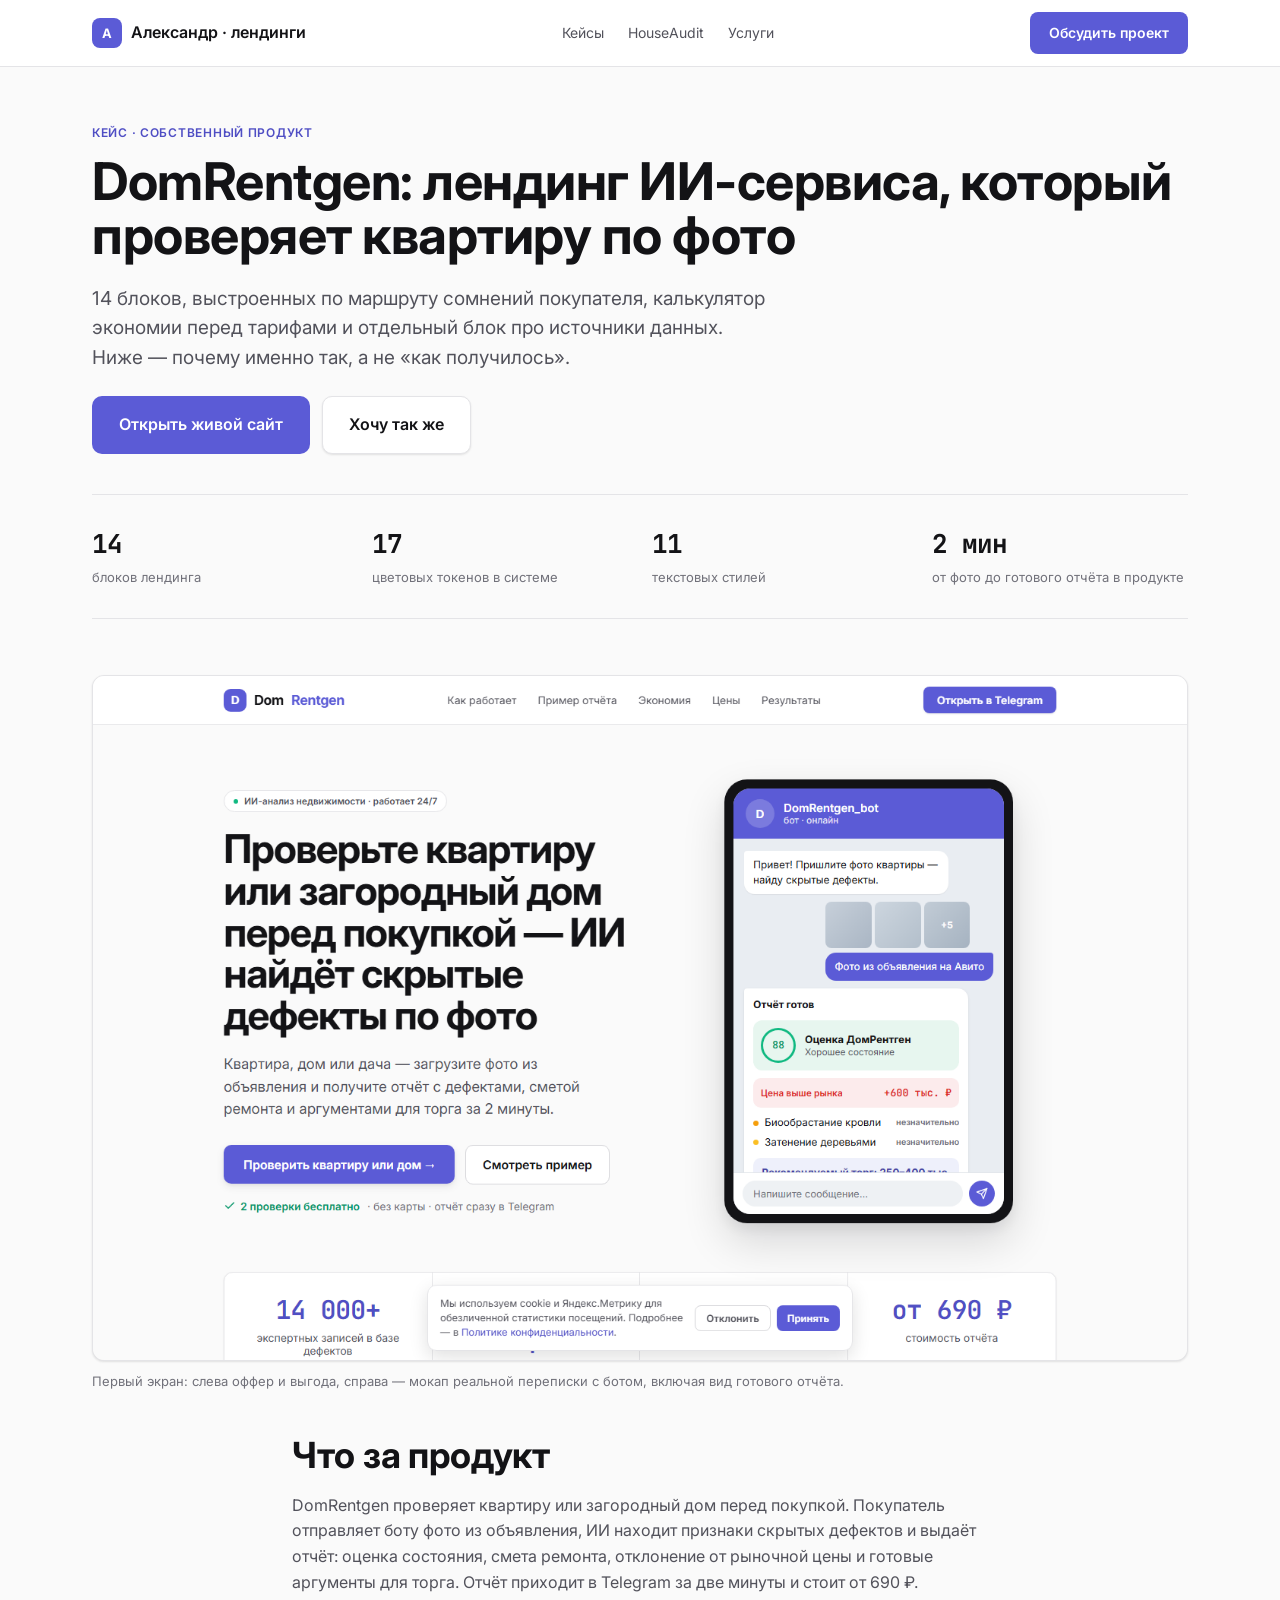
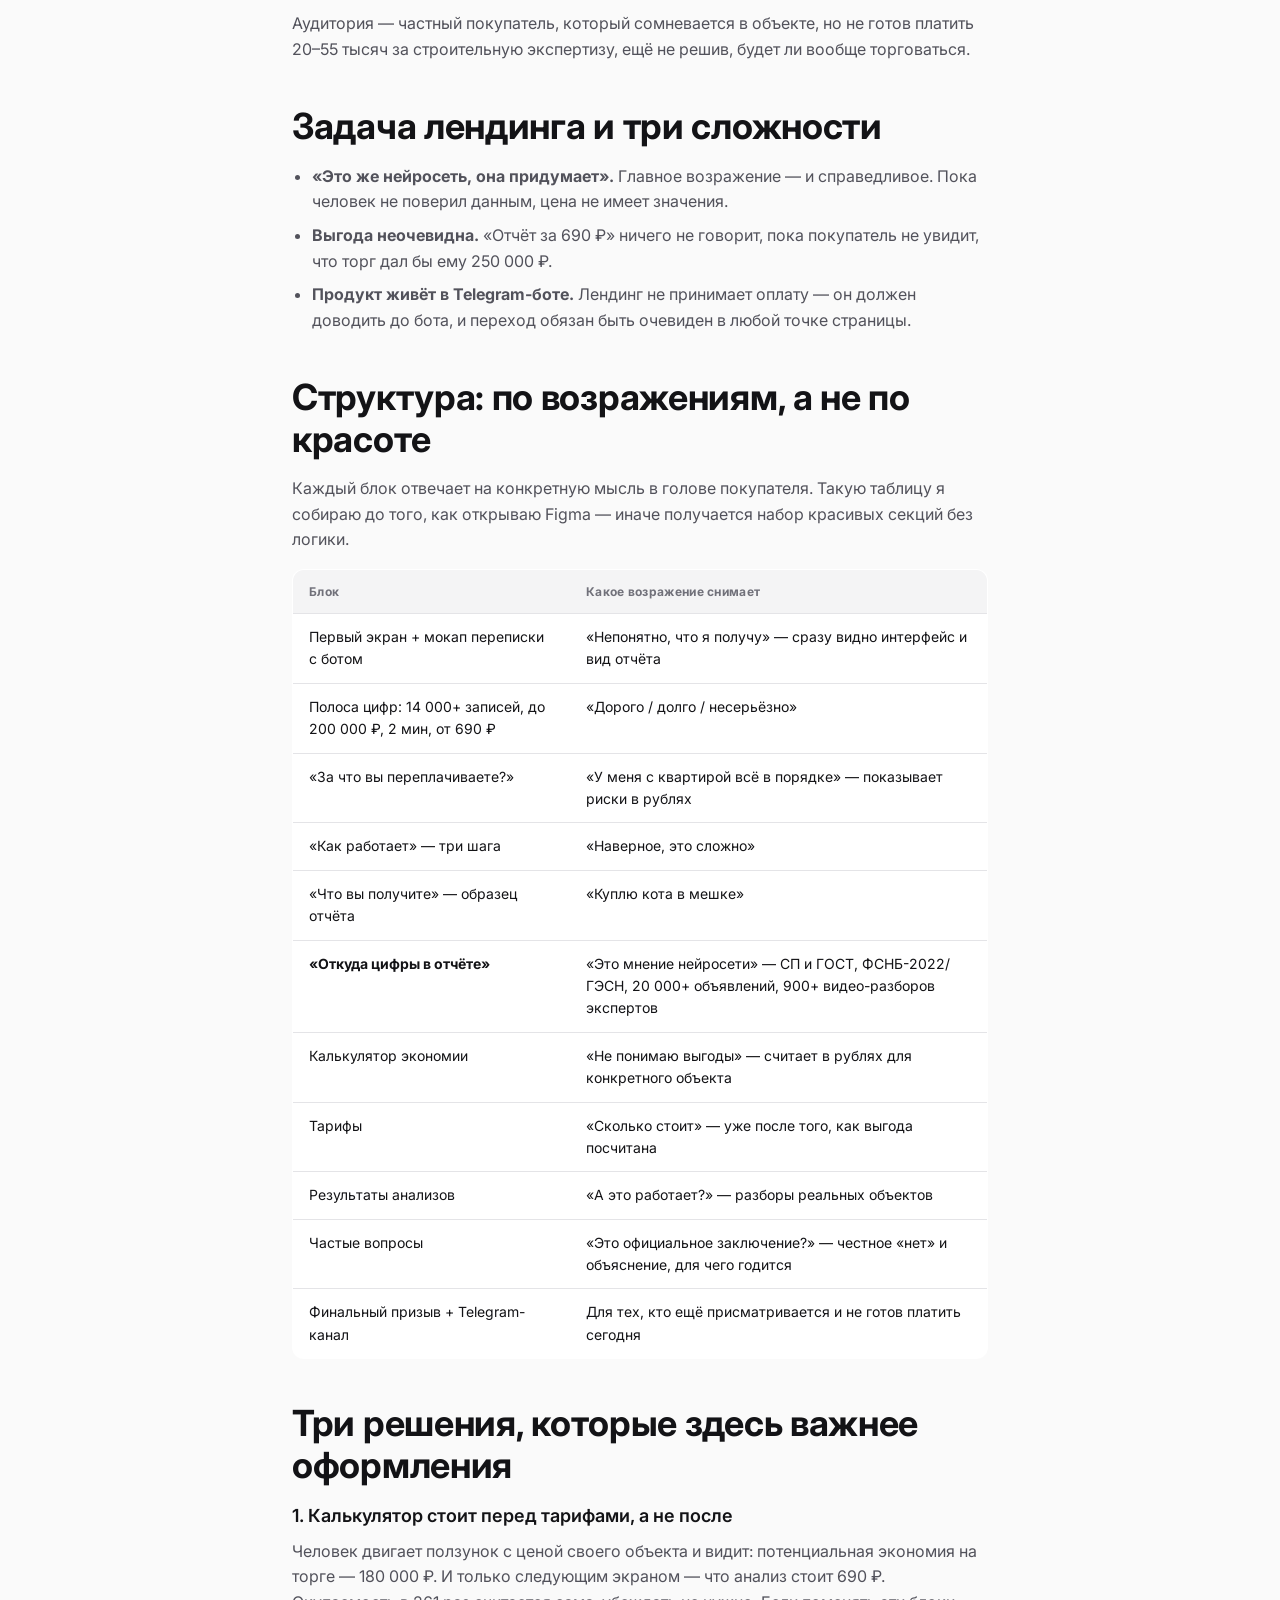
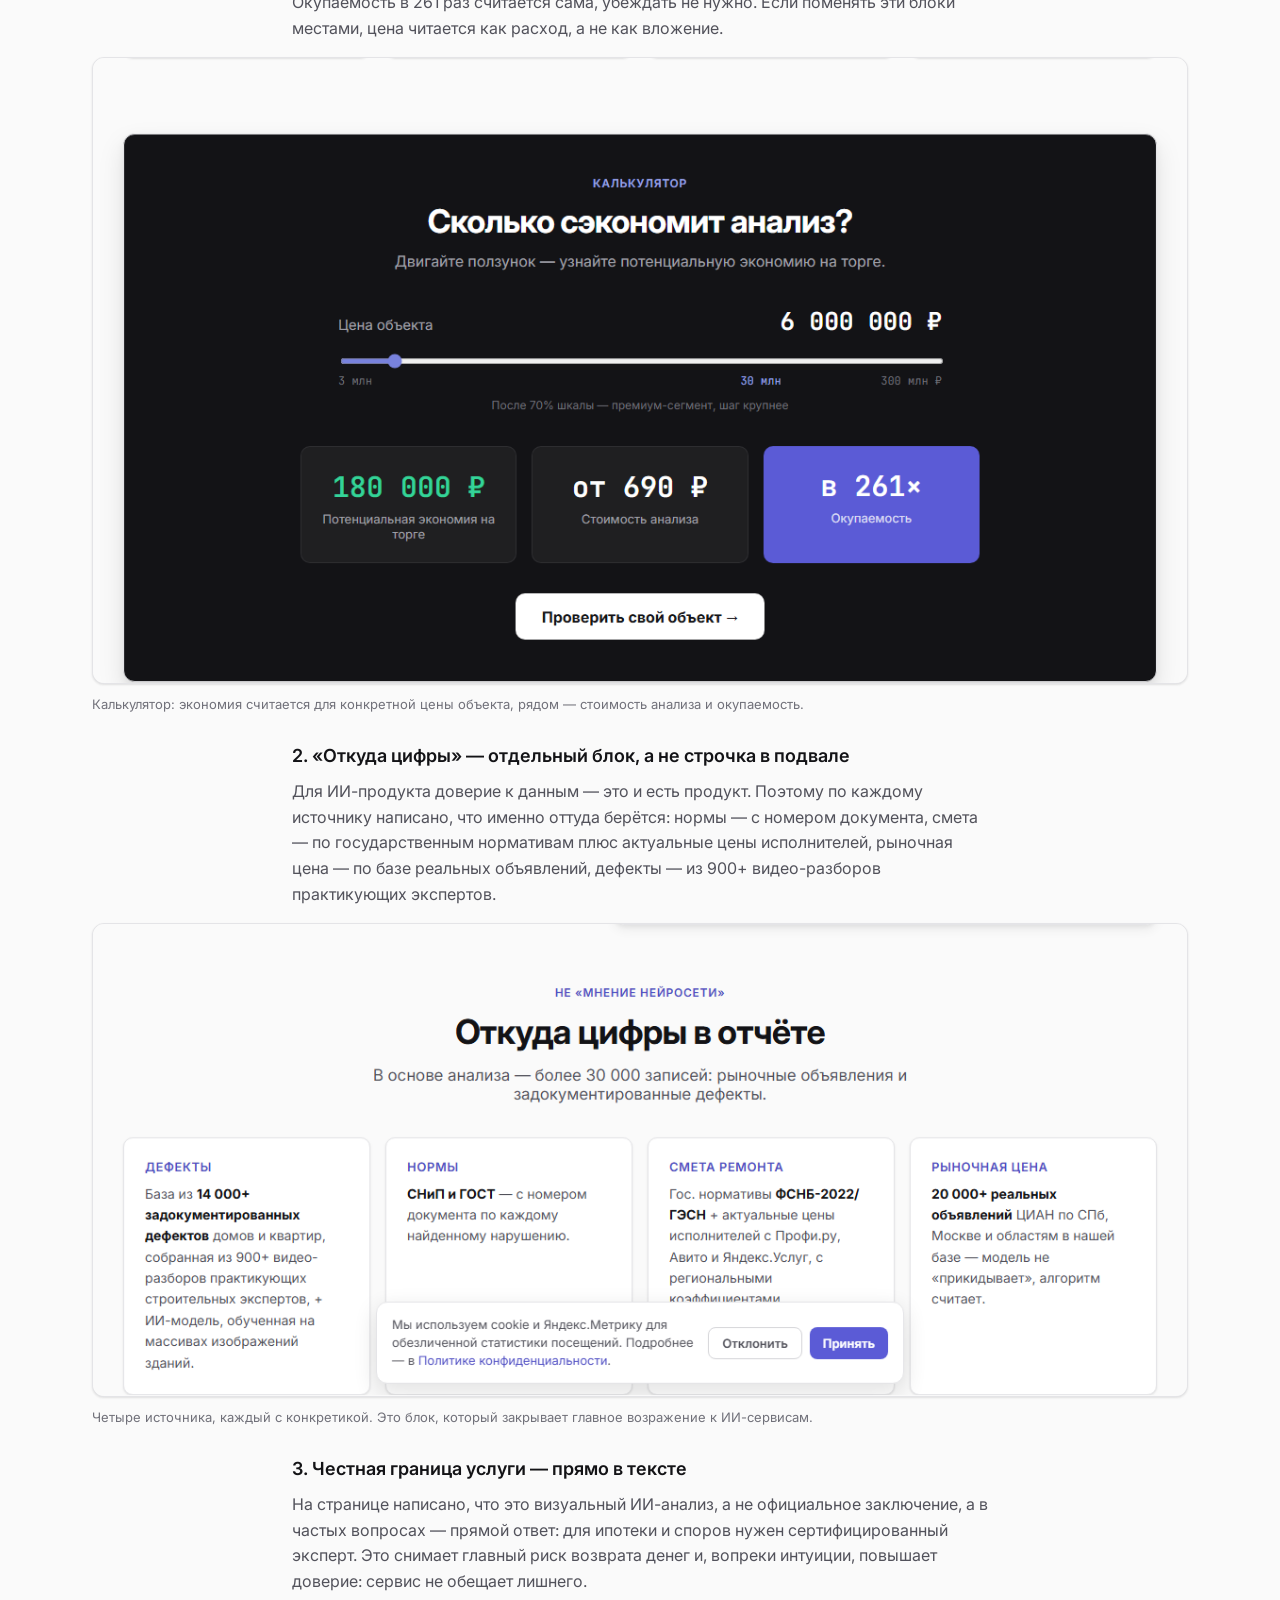
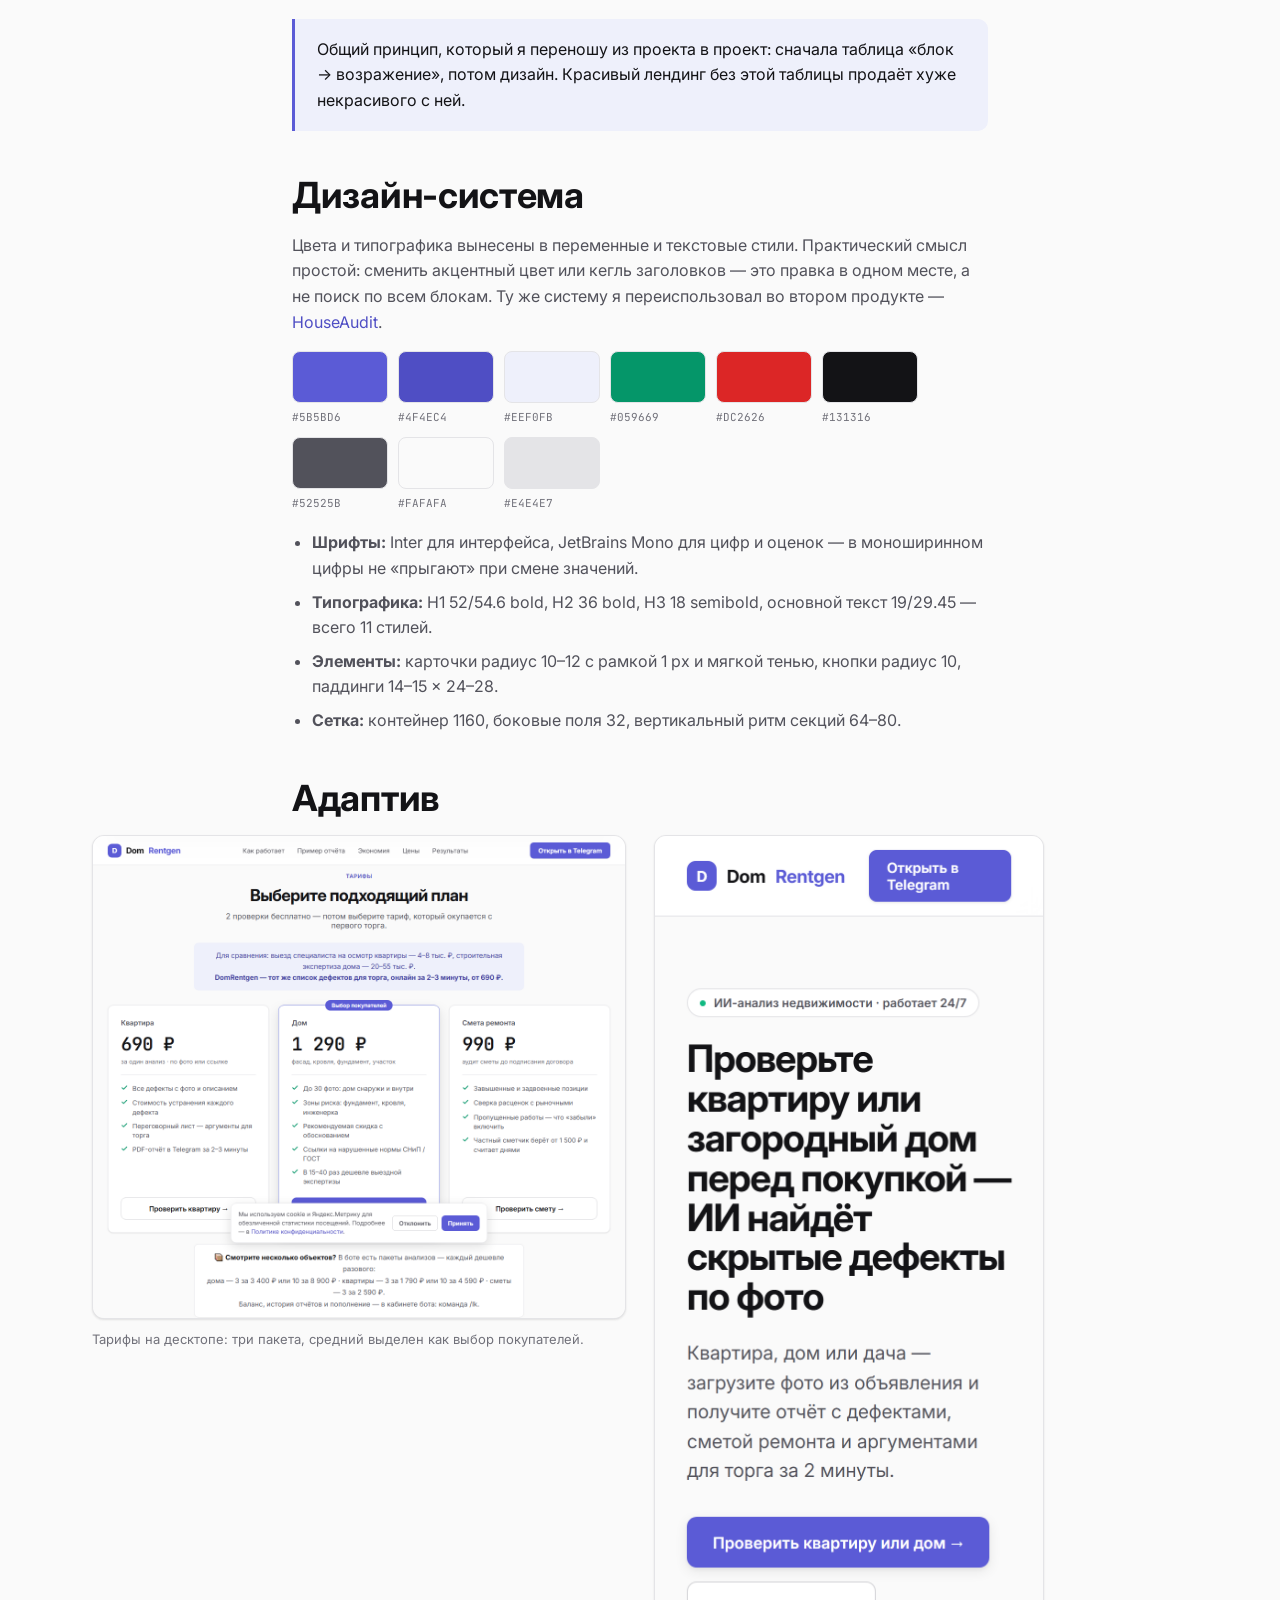
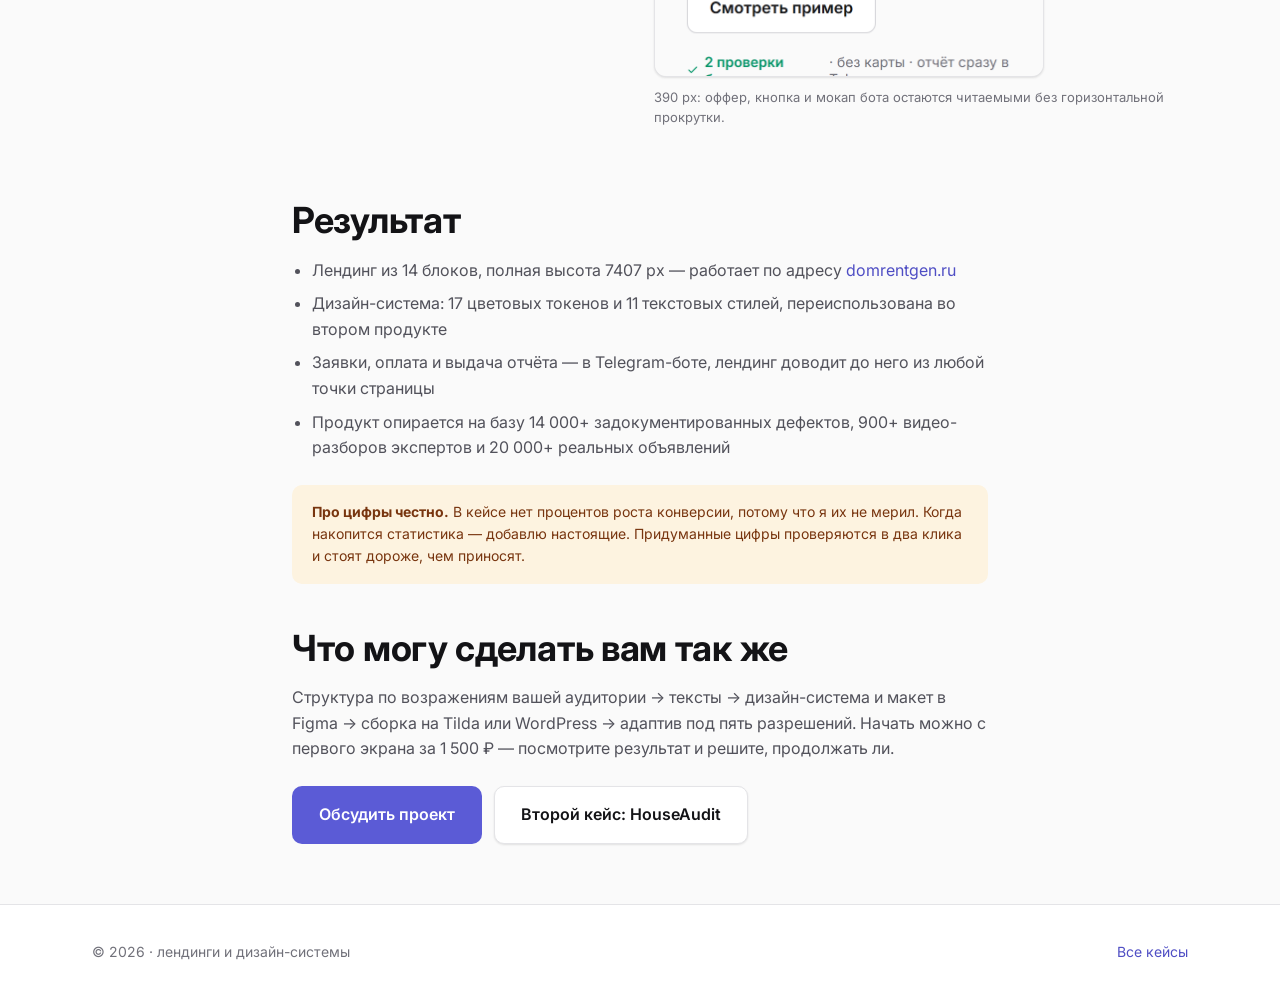
<file: case-domrentgen.html>
<!doctype html>
<html lang="ru">
<head>
<meta charset="utf-8">
<meta name="viewport" content="width=device-width, initial-scale=1">
<title>Кейс: DomRentgen — лендинг ИИ-сервиса проверки недвижимости</title>
<meta name="description" content="Как устроен лендинг DomRentgen: структура по возражениям покупателя, блок доверия к данным ИИ, калькулятор перед тарифами, дизайн-система на 17 токенов.">
<meta property="og:title" content="Кейс: DomRentgen — лендинг ИИ-сервиса проверки недвижимости">
<meta property="og:description" content="14 блоков, выстроенных по маршруту сомнений покупателя. Разбор решений, а не галерея скриншотов.">
<meta property="og:image" content="assets/domrentgen-hero-1440.png">
<link rel="preconnect" href="https://fonts.googleapis.com">
<link href="https://fonts.googleapis.com/css2?family=Inter:wght@400;500;600;700&family=JetBrains+Mono:wght@500;700&display=swap" rel="stylesheet">
<link rel="stylesheet" href="styles.css">
</head>
<body>

<header class="site-head">
  <div class="wrap">
    <a class="logo" href="index.html"><i>А</i> Александр · лендинги</a>
    <nav class="site-nav">
      <a href="index.html#cases">Кейсы</a>
      <a href="case-houseaudit.html">HouseAudit</a>
      <a href="index.html#services">Услуги</a>
    </nav>
    <a class="btn btn-primary btn-sm" href="index.html#contact">Обсудить проект</a>
  </div>
</header>

<section class="wrap hero-case">
  <p class="eyebrow">КЕЙС · СОБСТВЕННЫЙ ПРОДУКТ</p>
  <h1>DomRentgen: лендинг ИИ-сервиса, который проверяет квартиру по фото</h1>
  <p class="lead sub">14 блоков, выстроенных по маршруту сомнений покупателя, калькулятор экономии перед тарифами и отдельный блок про источники данных. Ниже — почему именно так, а не «как получилось».</p>
  <div style="display:flex;gap:12px;flex-wrap:wrap;margin-top:24px">
    <a class="btn btn-primary" href="https://domrentgen.ru" target="_blank" rel="noopener">Открыть живой сайт</a>
    <a class="btn btn-ghost" href="index.html#services">Хочу так же</a>
  </div>
  <div class="facts">
    <div><b>14</b><span>блоков лендинга</span></div>
    <div><b>17</b><span>цветовых токенов в системе</span></div>
    <div><b>11</b><span>текстовых стилей</span></div>
    <div><b>2 мин</b><span>от фото до готового отчёта в продукте</span></div>
  </div>
</section>

<section class="wrap" style="padding-top:24px">
  <figure class="figure">
    <img src="assets/domrentgen-hero-1440.png" alt="Первый экран DomRentgen: заголовок, оффер и мокап переписки с Telegram-ботом" loading="lazy">
    <figcaption>Первый экран: слева оффер и выгода, справа — мокап реальной переписки с ботом, включая вид готового отчёта.</figcaption>
  </figure>
</section>

<div class="wrap prose">

  <h2>Что за продукт</h2>
  <p>DomRentgen проверяет квартиру или загородный дом перед покупкой. Покупатель отправляет боту фото из объявления, ИИ находит признаки скрытых дефектов и выдаёт отчёт: оценка состояния, смета ремонта, отклонение от рыночной цены и готовые аргументы для торга. Отчёт приходит в Telegram за две минуты и стоит от 690 ₽.</p>
  <p>Аудитория — частный покупатель, который сомневается в объекте, но не готов платить 20–55 тысяч за строительную экспертизу, ещё не решив, будет ли вообще торговаться.</p>

  <h2>Задача лендинга и три сложности</h2>
  <ul>
    <li><b>«Это же нейросеть, она придумает».</b> Главное возражение — и справедливое. Пока человек не поверил данным, цена не имеет значения.</li>
    <li><b>Выгода неочевидна.</b> «Отчёт за 690 ₽» ничего не говорит, пока покупатель не увидит, что торг дал бы ему 250 000 ₽.</li>
    <li><b>Продукт живёт в Telegram-боте.</b> Лендинг не принимает оплату — он должен доводить до бота, и переход обязан быть очевиден в любой точке страницы.</li>
  </ul>

  <h2>Структура: по возражениям, а не по красоте</h2>
  <p>Каждый блок отвечает на конкретную мысль в голове покупателя. Такую таблицу я собираю до того, как открываю Figma — иначе получается набор красивых секций без логики.</p>

  <table class="tbl">
    <tr><th>Блок</th><th>Какое возражение снимает</th></tr>
    <tr><td>Первый экран + мокап переписки с ботом</td><td>«Непонятно, что я получу» — сразу видно интерфейс и вид отчёта</td></tr>
    <tr><td>Полоса цифр: 14 000+ записей, до 200 000 ₽, 2 мин, от 690 ₽</td><td>«Дорого / долго / несерьёзно»</td></tr>
    <tr><td>«За что вы переплачиваете?»</td><td>«У меня с квартирой всё в порядке» — показывает риски в рублях</td></tr>
    <tr><td>«Как работает» — три шага</td><td>«Наверное, это сложно»</td></tr>
    <tr><td>«Что вы получите» — образец отчёта</td><td>«Куплю кота в мешке»</td></tr>
    <tr><td><b>«Откуда цифры в отчёте»</b></td><td>«Это мнение нейросети» — СП и ГОСТ, ФСНБ-2022/ГЭСН, 20 000+ объявлений, 900+ видео-разборов экспертов</td></tr>
    <tr><td>Калькулятор экономии</td><td>«Не понимаю выгоды» — считает в рублях для конкретного объекта</td></tr>
    <tr><td>Тарифы</td><td>«Сколько стоит» — уже после того, как выгода посчитана</td></tr>
    <tr><td>Результаты анализов</td><td>«А это работает?» — разборы реальных объектов</td></tr>
    <tr><td>Частые вопросы</td><td>«Это официальное заключение?» — честное «нет» и объяснение, для чего годится</td></tr>
    <tr><td>Финальный призыв + Telegram-канал</td><td>Для тех, кто ещё присматривается и не готов платить сегодня</td></tr>
  </table>

  <h2>Три решения, которые здесь важнее оформления</h2>

  <h3>1. Калькулятор стоит перед тарифами, а не после</h3>
  <p>Человек двигает ползунок с ценой своего объекта и видит: потенциальная экономия на торге — 180 000 ₽. И только следующим экраном — что анализ стоит 690 ₽. Окупаемость в 261 раз считается сама, убеждать не нужно. Если поменять эти блоки местами, цена читается как расход, а не как вложение.</p>
</div>

<section class="wrap" style="padding-top:0">
  <figure class="figure">
    <img src="assets/domrentgen-sec06-calc.png" alt="Блок калькулятора экономии на торге" loading="lazy">
    <figcaption>Калькулятор: экономия считается для конкретной цены объекта, рядом — стоимость анализа и окупаемость.</figcaption>
  </figure>
</section>

<div class="wrap prose">
  <h3>2. «Откуда цифры» — отдельный блок, а не строчка в подвале</h3>
  <p>Для ИИ-продукта доверие к данным — это и есть продукт. Поэтому по каждому источнику написано, что именно оттуда берётся: нормы — с номером документа, смета — по государственным нормативам плюс актуальные цены исполнителей, рыночная цена — по базе реальных объявлений, дефекты — из 900+ видео-разборов практикующих экспертов.</p>
</div>

<section class="wrap" style="padding-top:0">
  <figure class="figure">
    <img src="assets/domrentgen-sec05.png" alt="Блок «Откуда цифры в отчёте» с источниками данных" loading="lazy">
    <figcaption>Четыре источника, каждый с конкретикой. Это блок, который закрывает главное возражение к ИИ-сервисам.</figcaption>
  </figure>
</section>

<div class="wrap prose">
  <h3>3. Честная граница услуги — прямо в тексте</h3>
  <p>На странице написано, что это визуальный ИИ-анализ, а не официальное заключение, а в частых вопросах — прямой ответ: для ипотеки и споров нужен сертифицированный эксперт. Это снимает главный риск возврата денег и, вопреки интуиции, повышает доверие: сервис не обещает лишнего.</p>

  <div class="callout">
    <p>Общий принцип, который я переношу из проекта в проект: сначала таблица «блок → возражение», потом дизайн. Красивый лендинг без этой таблицы продаёт хуже некрасивого с ней.</p>
  </div>

  <h2>Дизайн-система</h2>
  <p>Цвета и типографика вынесены в переменные и текстовые стили. Практический смысл простой: сменить акцентный цвет или кегль заголовков — это правка в одном месте, а не поиск по всем блокам. Ту же систему я переиспользовал во втором продукте — <a href="case-houseaudit.html">HouseAudit</a>.</p>

  <div class="sw">
    <div><i style="background:#5B5BD6"></i><code>#5B5BD6</code></div>
    <div><i style="background:#4F4EC4"></i><code>#4F4EC4</code></div>
    <div><i style="background:#EEF0FB"></i><code>#EEF0FB</code></div>
    <div><i style="background:#059669"></i><code>#059669</code></div>
    <div><i style="background:#DC2626"></i><code>#DC2626</code></div>
    <div><i style="background:#131316"></i><code>#131316</code></div>
    <div><i style="background:#52525B"></i><code>#52525B</code></div>
    <div><i style="background:#FAFAFA"></i><code>#FAFAFA</code></div>
    <div><i style="background:#E4E4E7"></i><code>#E4E4E7</code></div>
  </div>

  <ul>
    <li><b>Шрифты:</b> Inter для интерфейса, JetBrains Mono для цифр и оценок — в моноширинном цифры не «прыгают» при смене значений.</li>
    <li><b>Типографика:</b> H1 52/54.6 bold, H2 36 bold, H3 18 semibold, основной текст 19/29.45 — всего 11 стилей.</li>
    <li><b>Элементы:</b> карточки радиус 10–12 с рамкой 1 px и мягкой тенью, кнопки радиус 10, паддинги 14–15 × 24–28.</li>
    <li><b>Сетка:</b> контейнер 1160, боковые поля 32, вертикальный ритм секций 64–80.</li>
  </ul>

  <h2>Адаптив</h2>
</div>

<section class="wrap" style="padding-top:0">
  <div class="two-col">
    <figure class="figure">
      <img src="assets/domrentgen-sec07-pricing.png" alt="Блок тарифов DomRentgen на десктопе" loading="lazy">
      <figcaption>Тарифы на десктопе: три пакета, средний выделен как выбор покупателей.</figcaption>
    </figure>
    <figure class="figure">
      <img src="assets/domrentgen-mobile-390.png" alt="Первый экран DomRentgen на мобильном 390 px" loading="lazy" style="max-width:390px">
      <figcaption>390 px: оффер, кнопка и мокап бота остаются читаемыми без горизонтальной прокрутки.</figcaption>
    </figure>
  </div>
</section>

<div class="wrap prose">
  <h2>Результат</h2>
  <ul>
    <li>Лендинг из 14 блоков, полная высота 7407 px — работает по адресу <a href="https://domrentgen.ru" target="_blank" rel="noopener">domrentgen.ru</a></li>
    <li>Дизайн-система: 17 цветовых токенов и 11 текстовых стилей, переиспользована во втором продукте</li>
    <li>Заявки, оплата и выдача отчёта — в Telegram-боте, лендинг доводит до него из любой точки страницы</li>
    <li>Продукт опирается на базу 14 000+ задокументированных дефектов, 900+ видео-разборов экспертов и 20 000+ реальных объявлений</li>
  </ul>

  <div class="note">
    <b>Про цифры честно.</b> В кейсе нет процентов роста конверсии, потому что я их не мерил. Когда накопится статистика — добавлю настоящие. Придуманные цифры проверяются в два клика и стоят дороже, чем приносят.
  </div>

  <h2>Что могу сделать вам так же</h2>
  <p>Структура по возражениям вашей аудитории → тексты → дизайн-система и макет в Figma → сборка на Tilda или WordPress → адаптив под пять разрешений. Начать можно с первого экрана за 1 500 ₽ — посмотрите результат и решите, продолжать ли.</p>
  <div style="display:flex;gap:12px;flex-wrap:wrap;margin:24px 0 8px">
    <a class="btn btn-primary" href="index.html#contact">Обсудить проект</a>
    <a class="btn btn-ghost" href="case-houseaudit.html">Второй кейс: HouseAudit</a>
  </div>
</div>

<footer class="site-foot" style="margin-top:60px">
  <div class="wrap">
    <span>© 2026 · лендинги и дизайн-системы</span>
    <span><a href="index.html">Все кейсы</a></span>
  </div>
</footer>

</body>
</html>
</file>
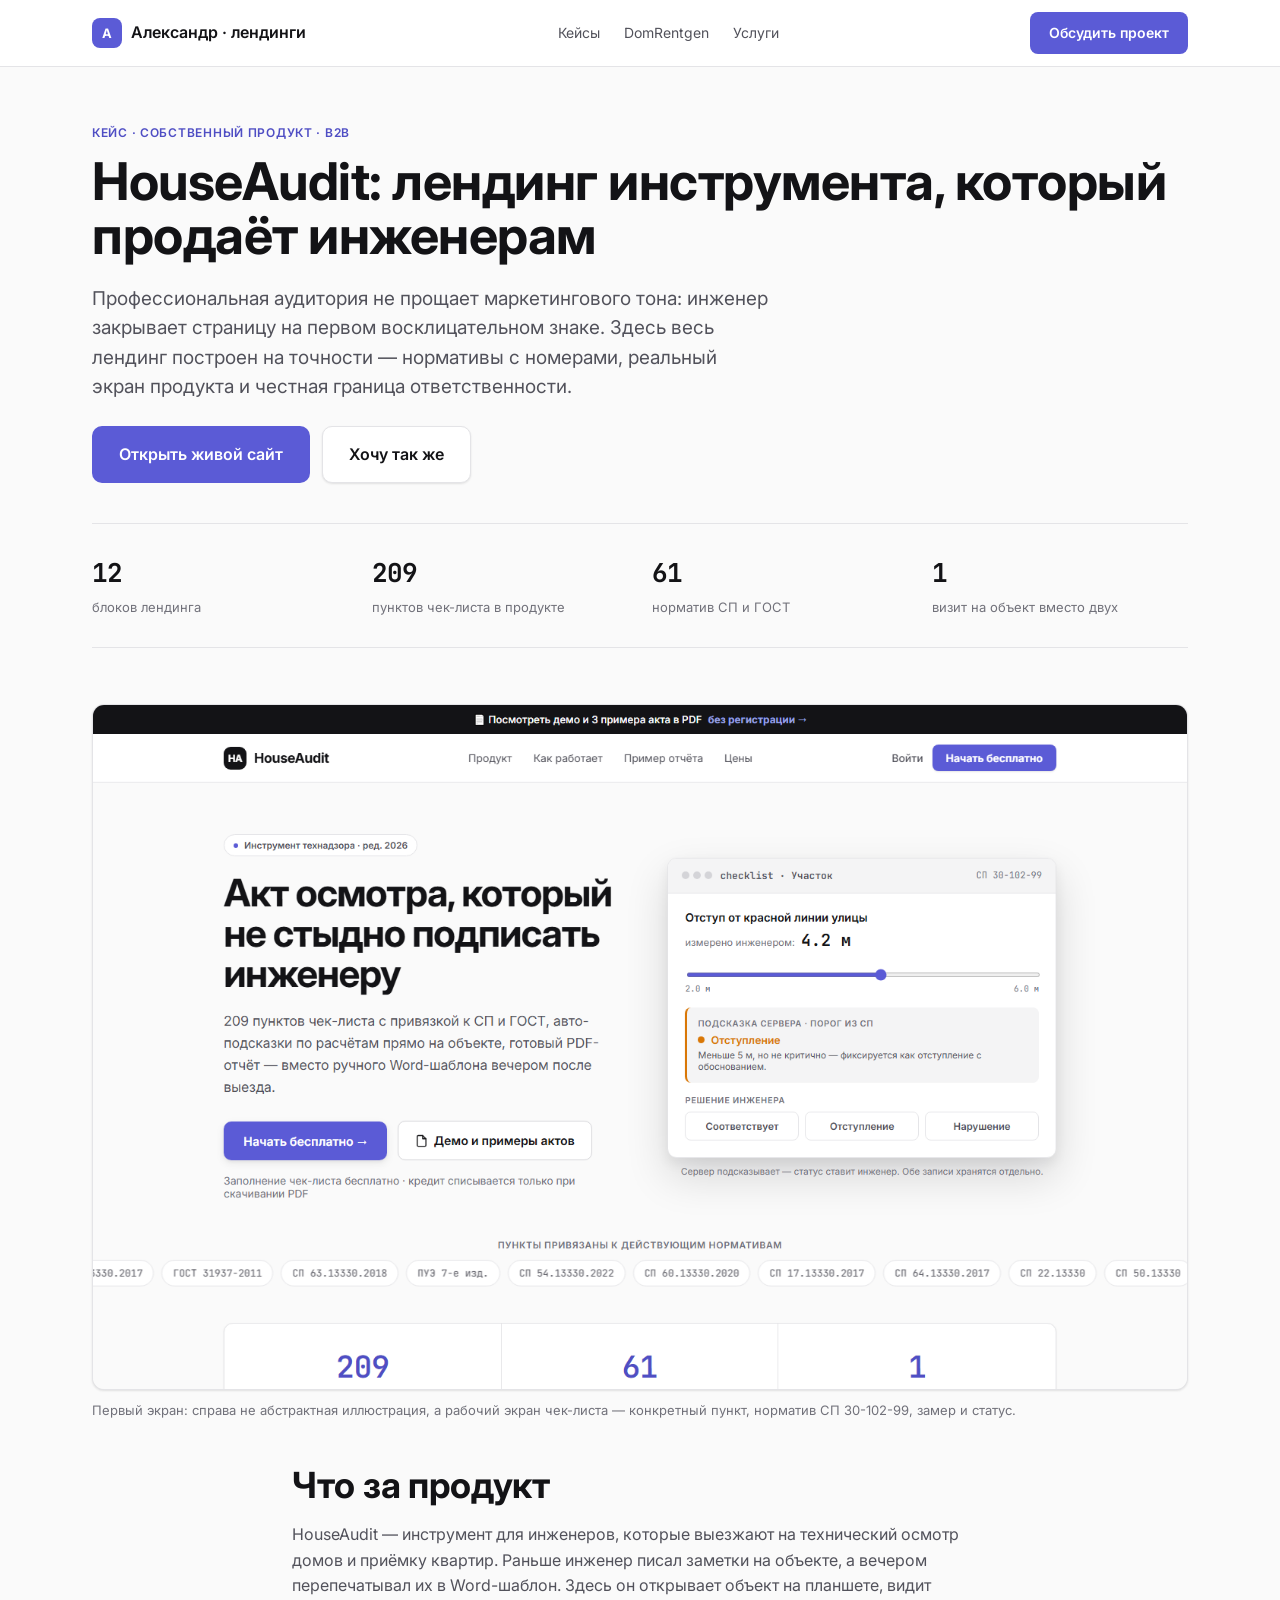
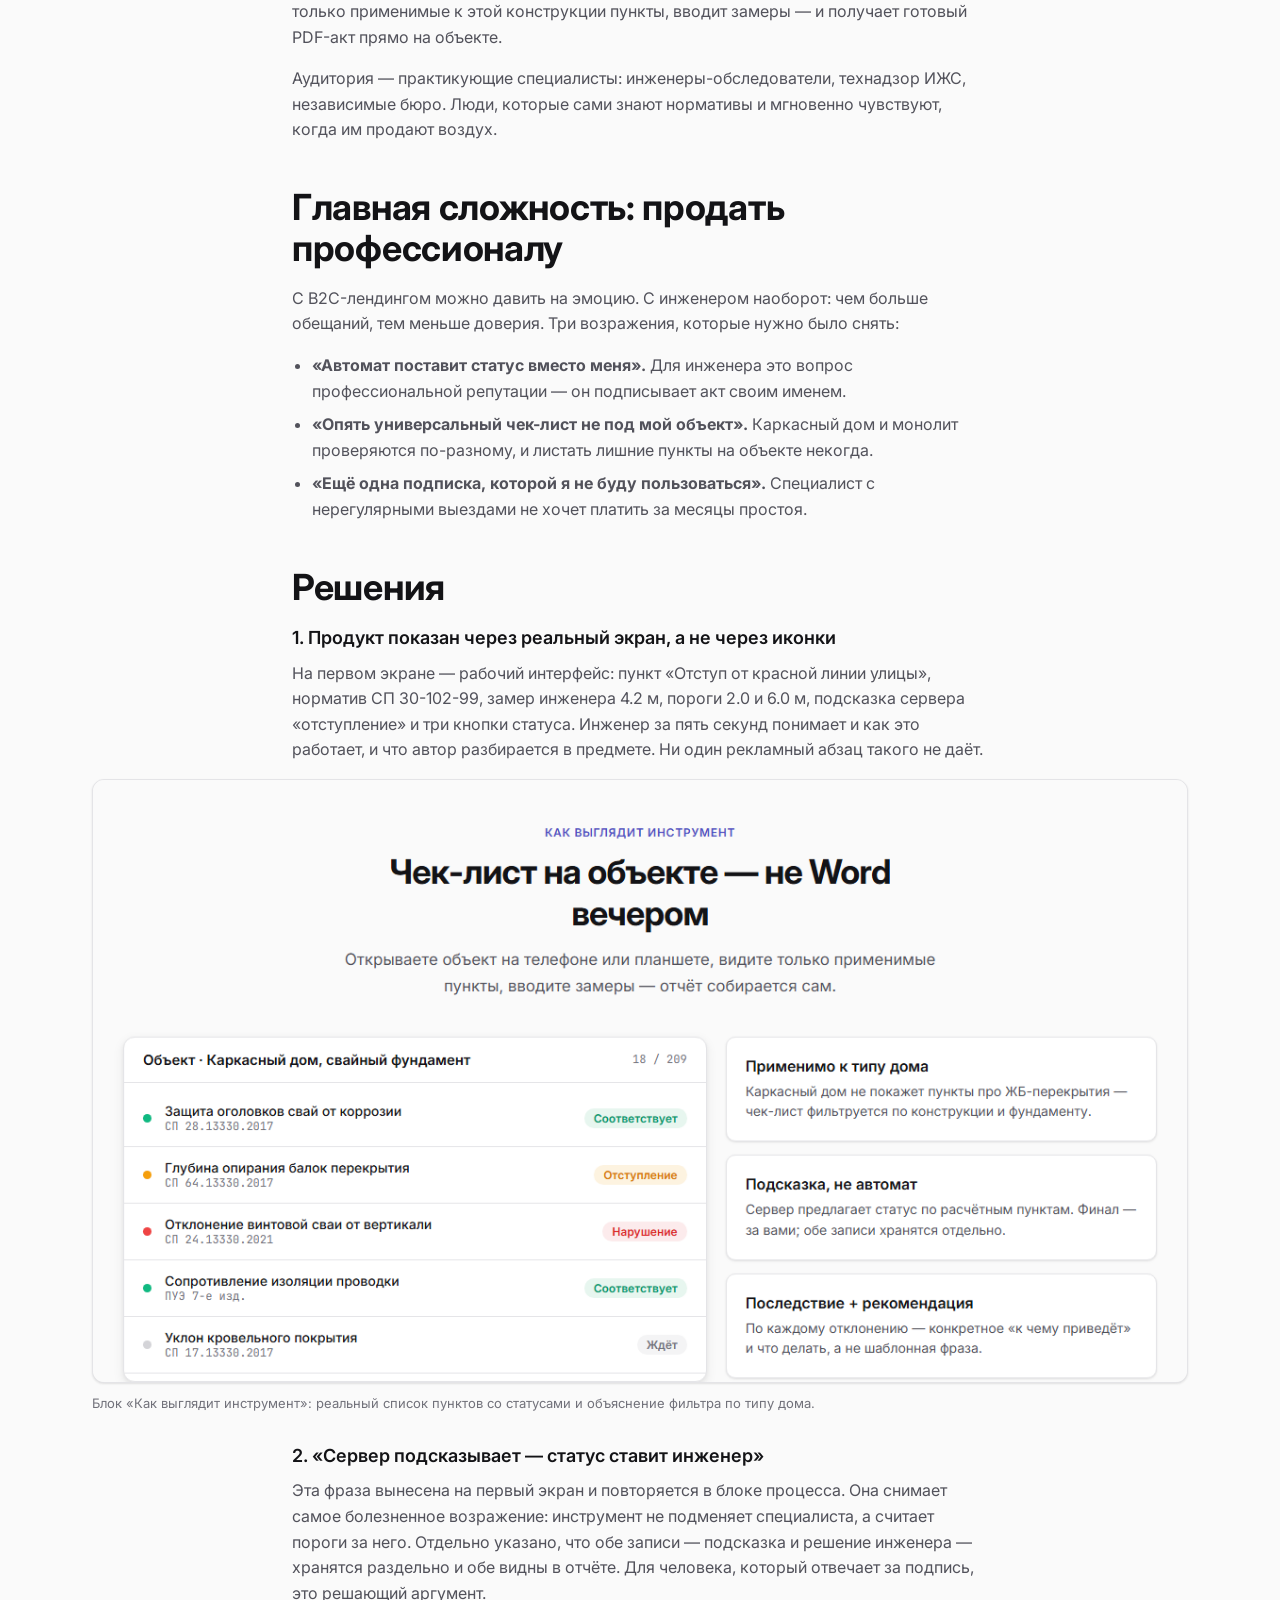
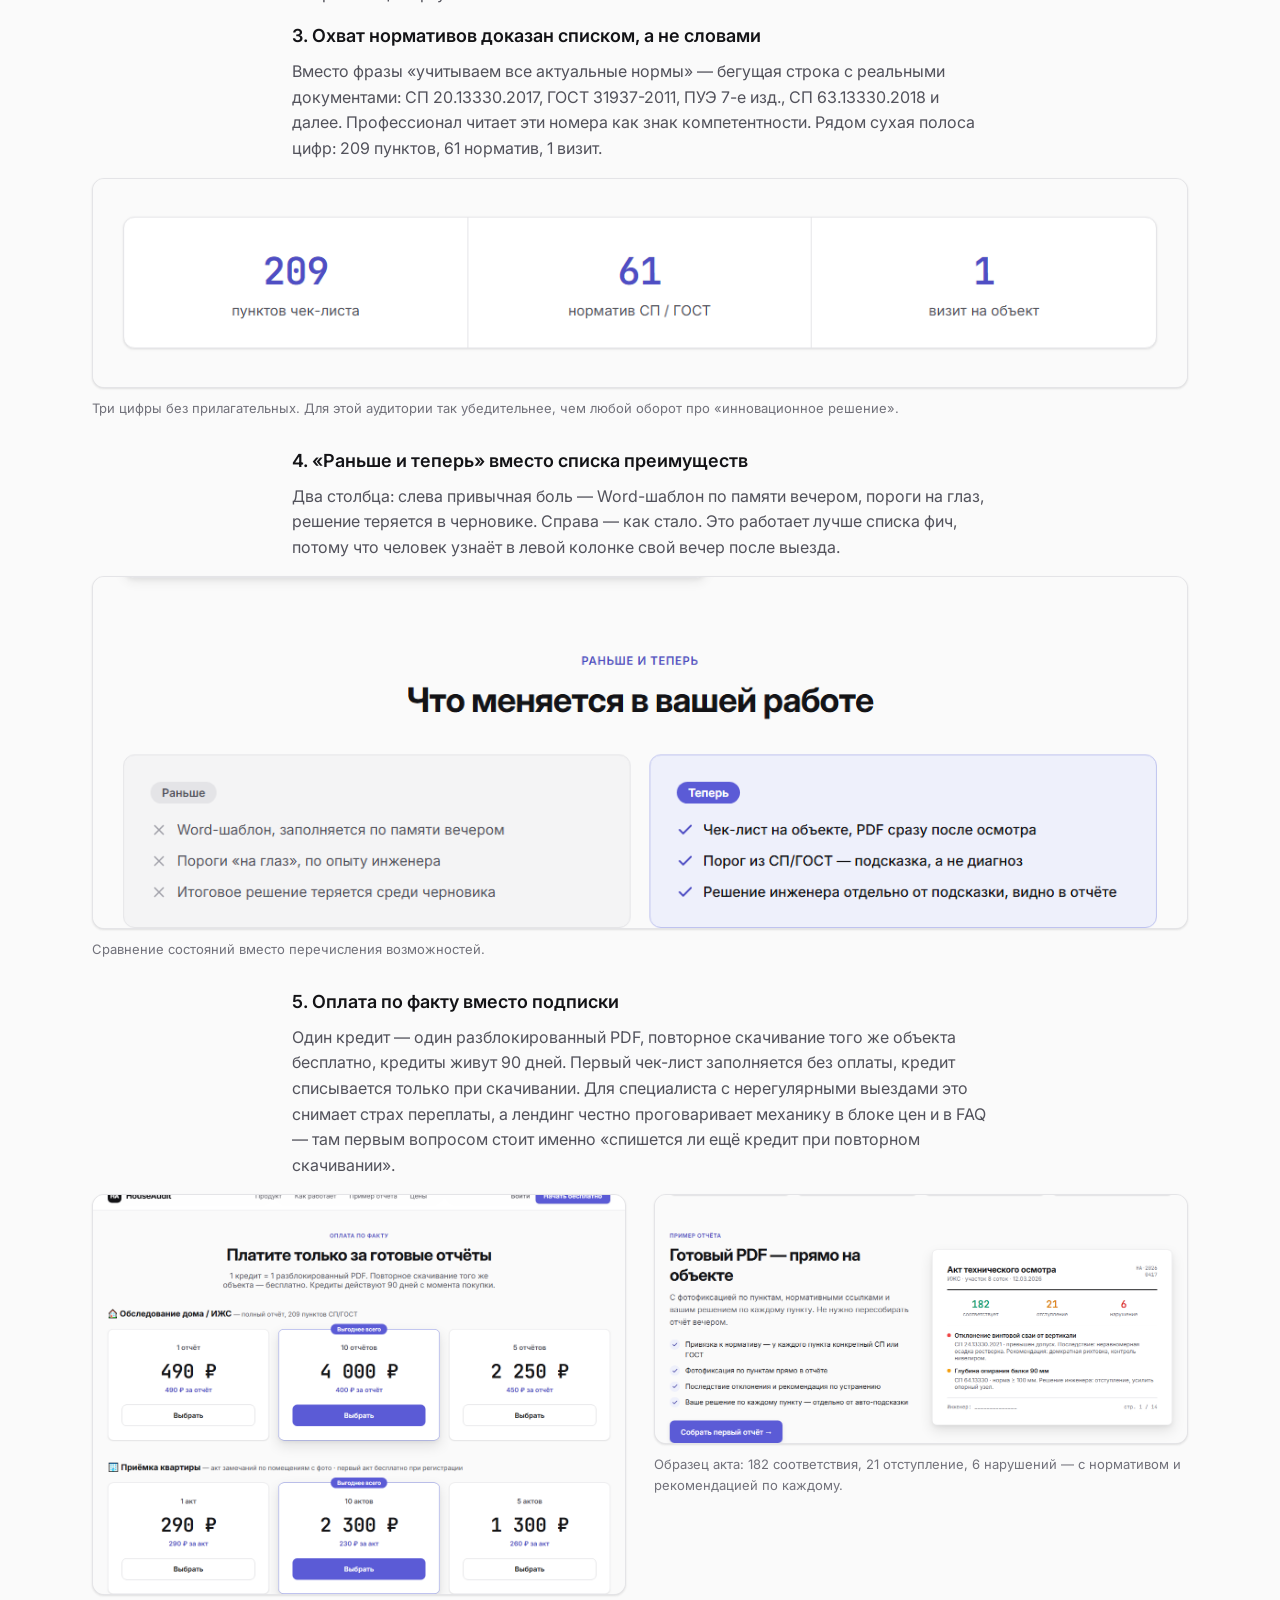
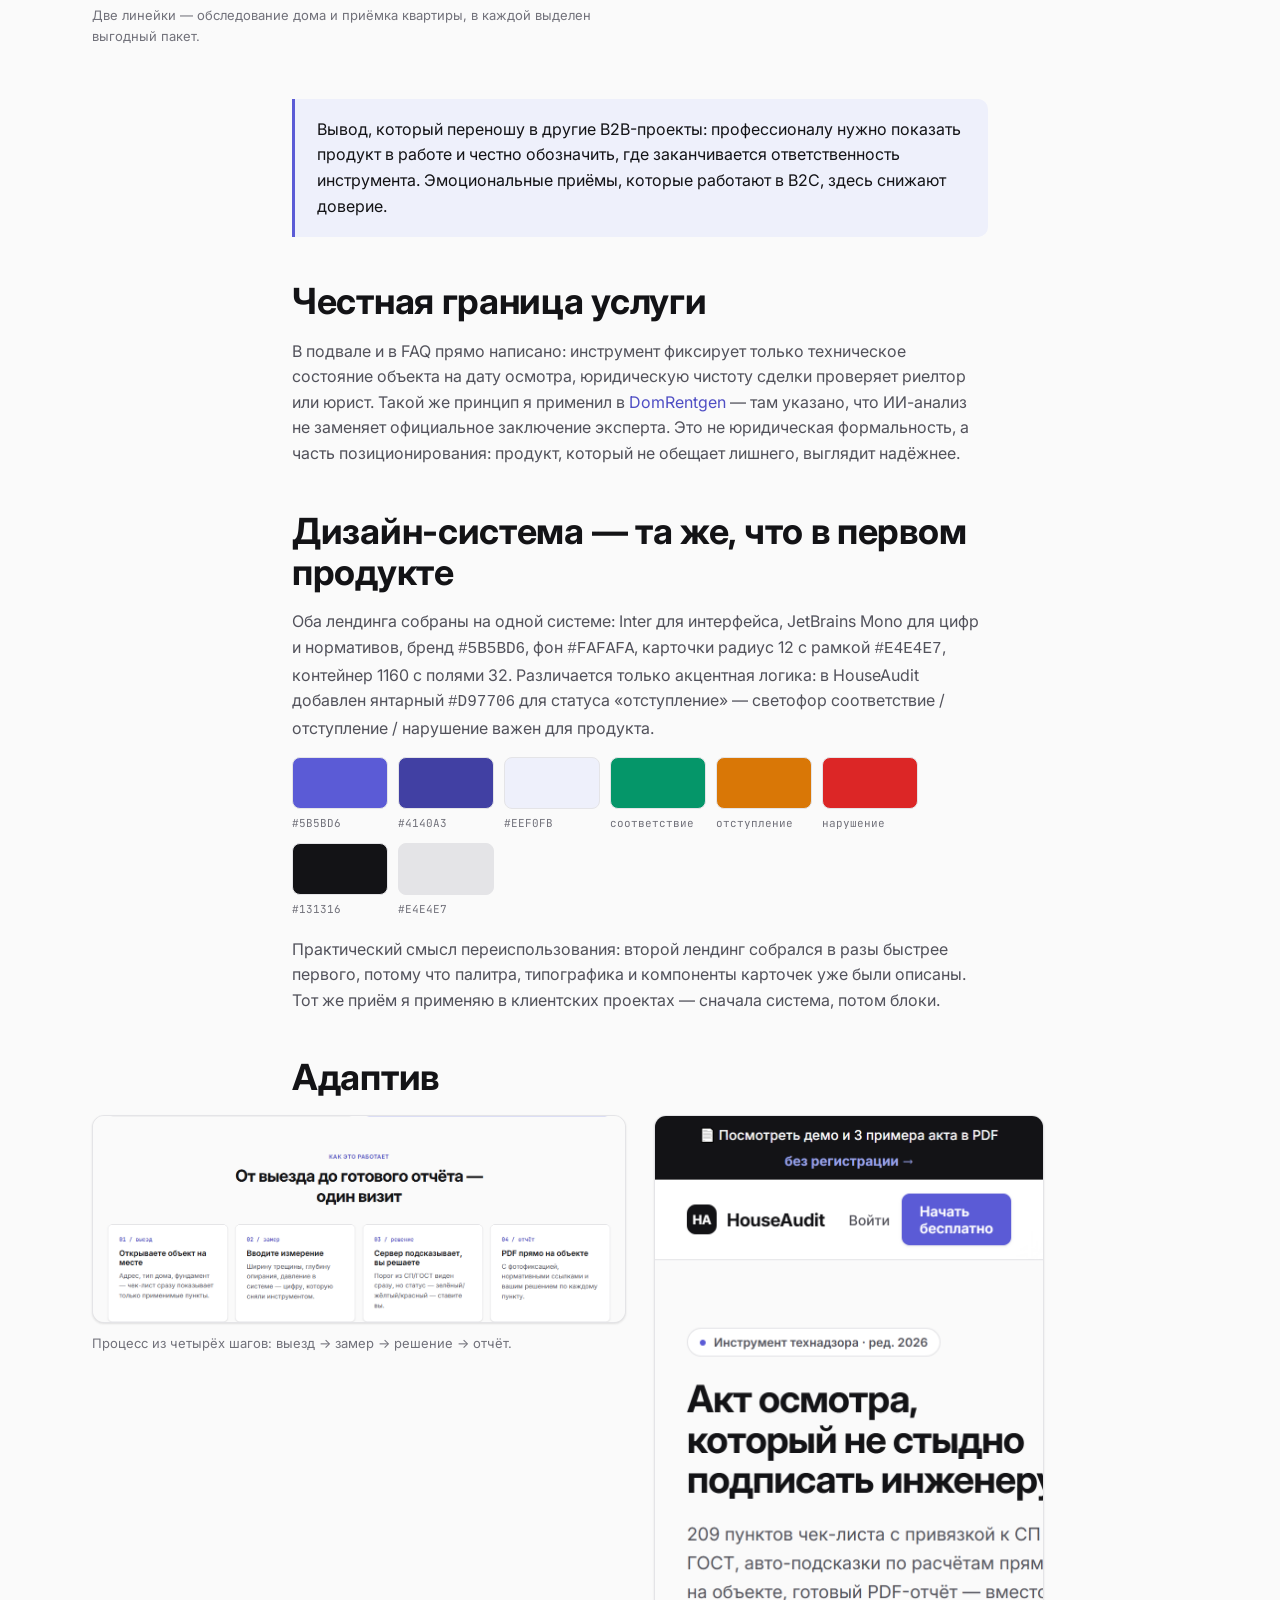
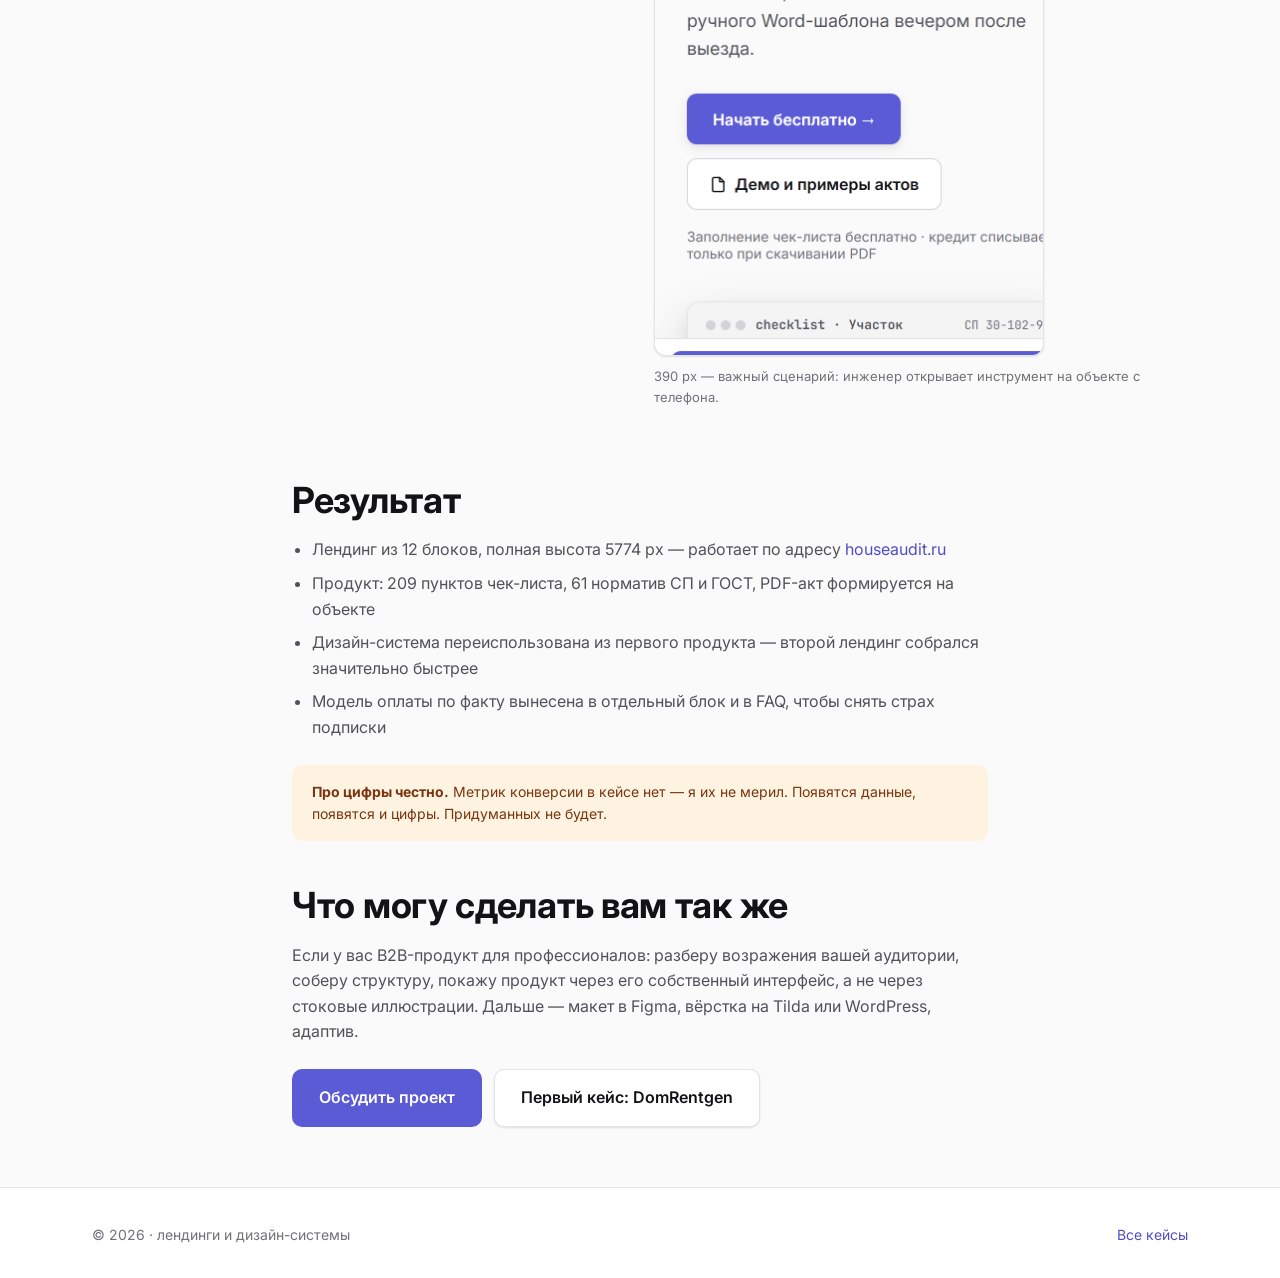
<file: case-houseaudit.html>
<!doctype html>
<html lang="ru">
<head>
<meta charset="utf-8">
<meta name="viewport" content="width=device-width, initial-scale=1">
<title>Кейс: HouseAudit — лендинг B2B-инструмента для инженеров технадзора</title>
<meta name="description" content="Как устроен лендинг HouseAudit: язык инженера вместо маркетингового, демонстрация продукта через реальный экран чек-листа, оплата по факту за отчёт.">
<meta property="og:title" content="Кейс: HouseAudit — лендинг B2B-инструмента для инженеров">
<meta property="og:description" content="12 блоков для аудитории, которая не прощает маркетингового тона. Разбор решений.">
<meta property="og:image" content="assets/houseaudit-hero-1440.png">
<link rel="preconnect" href="https://fonts.googleapis.com">
<link href="https://fonts.googleapis.com/css2?family=Inter:wght@400;500;600;700&family=JetBrains+Mono:wght@500;700&display=swap" rel="stylesheet">
<link rel="stylesheet" href="styles.css">
</head>
<body>

<header class="site-head">
  <div class="wrap">
    <a class="logo" href="index.html"><i>А</i> Александр · лендинги</a>
    <nav class="site-nav">
      <a href="index.html#cases">Кейсы</a>
      <a href="case-domrentgen.html">DomRentgen</a>
      <a href="index.html#services">Услуги</a>
    </nav>
    <a class="btn btn-primary btn-sm" href="index.html#contact">Обсудить проект</a>
  </div>
</header>

<section class="wrap hero-case">
  <p class="eyebrow">КЕЙС · СОБСТВЕННЫЙ ПРОДУКТ · B2B</p>
  <h1>HouseAudit: лендинг инструмента, который продаёт инженерам</h1>
  <p class="lead sub">Профессиональная аудитория не прощает маркетингового тона: инженер закрывает страницу на первом восклицательном знаке. Здесь весь лендинг построен на точности — нормативы с номерами, реальный экран продукта и честная граница ответственности.</p>
  <div style="display:flex;gap:12px;flex-wrap:wrap;margin-top:24px">
    <a class="btn btn-primary" href="https://houseaudit.ru" target="_blank" rel="noopener">Открыть живой сайт</a>
    <a class="btn btn-ghost" href="index.html#services">Хочу так же</a>
  </div>
  <div class="facts">
    <div><b>12</b><span>блоков лендинга</span></div>
    <div><b>209</b><span>пунктов чек-листа в продукте</span></div>
    <div><b>61</b><span>норматив СП и ГОСТ</span></div>
    <div><b>1</b><span>визит на объект вместо двух</span></div>
  </div>
</section>

<section class="wrap" style="padding-top:24px">
  <figure class="figure">
    <img src="assets/houseaudit-hero-1440.png" alt="Первый экран HouseAudit: заголовок и живой экран чек-листа с нормативом" loading="lazy">
    <figcaption>Первый экран: справа не абстрактная иллюстрация, а рабочий экран чек-листа — конкретный пункт, норматив СП 30-102-99, замер и статус.</figcaption>
  </figure>
</section>

<div class="wrap prose">

  <h2>Что за продукт</h2>
  <p>HouseAudit — инструмент для инженеров, которые выезжают на технический осмотр домов и приёмку квартир. Раньше инженер писал заметки на объекте, а вечером перепечатывал их в Word-шаблон. Здесь он открывает объект на планшете, видит только применимые к этой конструкции пункты, вводит замеры — и получает готовый PDF-акт прямо на объекте.</p>
  <p>Аудитория — практикующие специалисты: инженеры-обследователи, технадзор ИЖС, независимые бюро. Люди, которые сами знают нормативы и мгновенно чувствуют, когда им продают воздух.</p>

  <h2>Главная сложность: продать профессионалу</h2>
  <p>С B2C-лендингом можно давить на эмоцию. С инженером наоборот: чем больше обещаний, тем меньше доверия. Три возражения, которые нужно было снять:</p>
  <ul>
    <li><b>«Автомат поставит статус вместо меня».</b> Для инженера это вопрос профессиональной репутации — он подписывает акт своим именем.</li>
    <li><b>«Опять универсальный чек-лист не под мой объект».</b> Каркасный дом и монолит проверяются по-разному, и листать лишние пункты на объекте некогда.</li>
    <li><b>«Ещё одна подписка, которой я не буду пользоваться».</b> Специалист с нерегулярными выездами не хочет платить за месяцы простоя.</li>
  </ul>

  <h2>Решения</h2>

  <h3>1. Продукт показан через реальный экран, а не через иконки</h3>
  <p>На первом экране — рабочий интерфейс: пункт «Отступ от красной линии улицы», норматив СП 30-102-99, замер инженера 4.2 м, пороги 2.0 и 6.0 м, подсказка сервера «отступление» и три кнопки статуса. Инженер за пять секунд понимает и как это работает, и что автор разбирается в предмете. Ни один рекламный абзац такого не даёт.</p>
</div>

<section class="wrap" style="padding-top:0">
  <figure class="figure">
    <img src="assets/houseaudit-sec03-product.png" alt="Блок с интерфейсом чек-листа на объекте" loading="lazy">
    <figcaption>Блок «Как выглядит инструмент»: реальный список пунктов со статусами и объяснение фильтра по типу дома.</figcaption>
  </figure>
</section>

<div class="wrap prose">
  <h3>2. «Сервер подсказывает — статус ставит инженер»</h3>
  <p>Эта фраза вынесена на первый экран и повторяется в блоке процесса. Она снимает самое болезненное возражение: инструмент не подменяет специалиста, а считает пороги за него. Отдельно указано, что обе записи — подсказка и решение инженера — хранятся раздельно и обе видны в отчёте. Для человека, который отвечает за подпись, это решающий аргумент.</p>

  <h3>3. Охват нормативов доказан списком, а не словами</h3>
  <p>Вместо фразы «учитываем все актуальные нормы» — бегущая строка с реальными документами: СП 20.13330.2017, ГОСТ 31937-2011, ПУЭ 7-е изд., СП 63.13330.2018 и далее. Профессионал читает эти номера как знак компетентности. Рядом сухая полоса цифр: 209 пунктов, 61 норматив, 1 визит.</p>
</div>

<section class="wrap" style="padding-top:0">
  <figure class="figure">
    <img src="assets/houseaudit-sec02.png" alt="Полоса цифр: 209 пунктов, 61 норматив, 1 визит" loading="lazy">
    <figcaption>Три цифры без прилагательных. Для этой аудитории так убедительнее, чем любой оборот про «инновационное решение».</figcaption>
  </figure>
</section>

<div class="wrap prose">
  <h3>4. «Раньше и теперь» вместо списка преимуществ</h3>
  <p>Два столбца: слева привычная боль — Word-шаблон по памяти вечером, пороги на глаз, решение теряется в черновике. Справа — как стало. Это работает лучше списка фич, потому что человек узнаёт в левой колонке свой вечер после выезда.</p>
</div>

<section class="wrap" style="padding-top:0">
  <figure class="figure">
    <img src="assets/houseaudit-sec04.png" alt="Блок «Раньше и теперь»" loading="lazy">
    <figcaption>Сравнение состояний вместо перечисления возможностей.</figcaption>
  </figure>
</section>

<div class="wrap prose">
  <h3>5. Оплата по факту вместо подписки</h3>
  <p>Один кредит — один разблокированный PDF, повторное скачивание того же объекта бесплатно, кредиты живут 90 дней. Первый чек-лист заполняется без оплаты, кредит списывается только при скачивании. Для специалиста с нерегулярными выездами это снимает страх переплаты, а лендинг честно проговаривает механику в блоке цен и в FAQ — там первым вопросом стоит именно «спишется ли ещё кредит при повторном скачивании».</p>
</div>

<section class="wrap" style="padding-top:0">
  <div class="two-col">
    <figure class="figure">
      <img src="assets/houseaudit-sec08-pricing.png" alt="Блок цен HouseAudit: кредиты на отчёты и акты" loading="lazy">
      <figcaption>Две линейки — обследование дома и приёмка квартиры, в каждой выделен выгодный пакет.</figcaption>
    </figure>
    <figure class="figure">
      <img src="assets/houseaudit-sec06-report.png" alt="Блок с примером готового PDF-акта" loading="lazy">
      <figcaption>Образец акта: 182 соответствия, 21 отступление, 6 нарушений — с нормативом и рекомендацией по каждому.</figcaption>
    </figure>
  </div>
</section>

<div class="wrap prose">
  <div class="callout">
    <p>Вывод, который переношу в другие B2B-проекты: профессионалу нужно показать продукт в работе и честно обозначить, где заканчивается ответственность инструмента. Эмоциональные приёмы, которые работают в B2C, здесь снижают доверие.</p>
  </div>

  <h2>Честная граница услуги</h2>
  <p>В подвале и в FAQ прямо написано: инструмент фиксирует только техническое состояние объекта на дату осмотра, юридическую чистоту сделки проверяет риелтор или юрист. Такой же принцип я применил в <a href="case-domrentgen.html">DomRentgen</a> — там указано, что ИИ-анализ не заменяет официальное заключение эксперта. Это не юридическая формальность, а часть позиционирования: продукт, который не обещает лишнего, выглядит надёжнее.</p>

  <h2>Дизайн-система — та же, что в первом продукте</h2>
  <p>Оба лендинга собраны на одной системе: Inter для интерфейса, JetBrains Mono для цифр и нормативов, бренд <code>#5B5BD6</code>, фон <code>#FAFAFA</code>, карточки радиус 12 с рамкой <code>#E4E4E7</code>, контейнер 1160 с полями 32. Различается только акцентная логика: в HouseAudit добавлен янтарный <code>#D97706</code> для статуса «отступление» — светофор соответствие / отступление / нарушение важен для продукта.</p>

  <div class="sw">
    <div><i style="background:#5B5BD6"></i><code>#5B5BD6</code></div>
    <div><i style="background:#4140A3"></i><code>#4140A3</code></div>
    <div><i style="background:#EEF0FB"></i><code>#EEF0FB</code></div>
    <div><i style="background:#059669"></i><code>соответствие</code></div>
    <div><i style="background:#D97706"></i><code>отступление</code></div>
    <div><i style="background:#DC2626"></i><code>нарушение</code></div>
    <div><i style="background:#131316"></i><code>#131316</code></div>
    <div><i style="background:#E4E4E7"></i><code>#E4E4E7</code></div>
  </div>
  <p>Практический смысл переиспользования: второй лендинг собрался в разы быстрее первого, потому что палитра, типографика и компоненты карточек уже были описаны. Тот же приём я применяю в клиентских проектах — сначала система, потом блоки.</p>

  <h2>Адаптив</h2>
</div>

<section class="wrap" style="padding-top:0">
  <div class="two-col">
    <figure class="figure">
      <img src="assets/houseaudit-sec05-how.png" alt="Блок «Как это работает» из четырёх шагов" loading="lazy">
      <figcaption>Процесс из четырёх шагов: выезд → замер → решение → отчёт.</figcaption>
    </figure>
    <figure class="figure">
      <img src="assets/houseaudit-mobile-390.png" alt="HouseAudit на мобильном 390 px" loading="lazy" style="max-width:390px">
      <figcaption>390 px — важный сценарий: инженер открывает инструмент на объекте с телефона.</figcaption>
    </figure>
  </div>
</section>

<div class="wrap prose">
  <h2>Результат</h2>
  <ul>
    <li>Лендинг из 12 блоков, полная высота 5774 px — работает по адресу <a href="https://houseaudit.ru" target="_blank" rel="noopener">houseaudit.ru</a></li>
    <li>Продукт: 209 пунктов чек-листа, 61 норматив СП и ГОСТ, PDF-акт формируется на объекте</li>
    <li>Дизайн-система переиспользована из первого продукта — второй лендинг собрался значительно быстрее</li>
    <li>Модель оплаты по факту вынесена в отдельный блок и в FAQ, чтобы снять страх подписки</li>
  </ul>

  <div class="note">
    <b>Про цифры честно.</b> Метрик конверсии в кейсе нет — я их не мерил. Появятся данные, появятся и цифры. Придуманных не будет.
  </div>

  <h2>Что могу сделать вам так же</h2>
  <p>Если у вас B2B-продукт для профессионалов: разберу возражения вашей аудитории, соберу структуру, покажу продукт через его собственный интерфейс, а не через стоковые иллюстрации. Дальше — макет в Figma, вёрстка на Tilda или WordPress, адаптив.</p>
  <div style="display:flex;gap:12px;flex-wrap:wrap;margin:24px 0 8px">
    <a class="btn btn-primary" href="index.html#contact">Обсудить проект</a>
    <a class="btn btn-ghost" href="case-domrentgen.html">Первый кейс: DomRentgen</a>
  </div>
</div>

<footer class="site-foot" style="margin-top:60px">
  <div class="wrap">
    <span>© 2026 · лендинги и дизайн-системы</span>
    <span><a href="index.html">Все кейсы</a></span>
  </div>
</footer>

</body>
</html>
</file>
<file: styles.css>
/* ===== DomRentgen/HouseAudit design system, переиспользована для портфолио ===== */
:root{
  --bg:#FAFAFA; --surface:#FFFFFF; --muted:#F4F4F5;
  --brand:#5B5BD6; --brand-700:#4F4EC4; --brand-800:#4140A3; --brand-soft:#EEF0FB;
  --green:#059669; --green-soft:#E7F6EF; --red:#DC2626; --amber-soft:#FDF3E0;
  --ink:#131316; --ink-2:#52525B; --ink-3:#71717A; --line:#E4E4E7;
  --radius:12px; --radius-sm:10px;
  --shadow-sm:0 1px 2px rgba(9,9,11,.06), 0 1px 3px rgba(9,9,11,.05);
  --shadow-lg:0 8px 16px rgba(9,9,11,.06), 0 24px 56px rgba(9,9,11,.14);
  --font:"Inter",-apple-system,BlinkMacSystemFont,"Segoe UI",Roboto,Helvetica,Arial,sans-serif;
  --mono:"JetBrains Mono",ui-monospace,"SF Mono",Menlo,Consolas,monospace;
}
*{box-sizing:border-box}
html{scroll-behavior:smooth}
body{margin:0;background:var(--bg);color:var(--ink);font-family:var(--font);font-size:16px;line-height:1.6;-webkit-font-smoothing:antialiased}
img{max-width:100%;height:auto;display:block}
a{color:var(--brand-700);text-decoration:none}
a:hover{color:var(--brand-800)}
.wrap{max-width:1160px;margin:0 auto;padding:0 32px}

/* header */
.site-head{position:sticky;top:0;z-index:20;background:rgba(255,255,255,.88);backdrop-filter:blur(10px);border-bottom:1px solid var(--line)}
.site-head .wrap{display:flex;align-items:center;justify-content:space-between;gap:24px;padding-top:12px;padding-bottom:12px}
.logo{display:flex;align-items:center;gap:9px;color:var(--ink);font-weight:600}
.logo i{display:grid;place-items:center;width:30px;height:30px;border-radius:8px;background:var(--brand);color:#fff;font-style:normal;font-size:13px;font-weight:700}
.site-nav{display:flex;gap:24px;font-size:14px}
.site-nav a{color:var(--ink-2)}
.site-nav a:hover{color:var(--ink)}

/* buttons */
.btn{display:inline-flex;align-items:center;gap:8px;padding:15px 26px;border-radius:var(--radius-sm);font-size:16px;font-weight:600;border:1px solid transparent;cursor:pointer;transition:.15s}
.btn-primary{background:var(--brand);color:#fff}
.btn-primary:hover{background:var(--brand-700);color:#fff}
.btn-ghost{background:var(--surface);color:var(--ink);border-color:var(--line);box-shadow:var(--shadow-sm)}
.btn-ghost:hover{color:var(--ink);border-color:#d4d4d8}
.btn-sm{padding:9px 18px;font-size:14px;border-radius:8px}

/* sections */
section{padding:80px 0}
section.tight{padding:56px 0}
.eyebrow{font-size:12px;font-weight:600;letter-spacing:.72px;color:var(--brand-700);margin:0 0 12px}
h1{font-size:52px;line-height:1.05;font-weight:700;letter-spacing:-.5px;margin:0 0 20px}
h2{font-size:36px;line-height:1.15;font-weight:700;letter-spacing:-.3px;margin:0 0 16px}
h3{font-size:18px;font-weight:600;margin:0 0 8px}
p{margin:0 0 16px;color:var(--ink-2)}
.lead{font-size:19px;line-height:1.55}
.sub{max-width:680px}
.muted{color:var(--ink-3)}
small{font-size:13px;color:var(--ink-3)}

/* facts */
.facts{display:grid;grid-template-columns:repeat(4,1fr);gap:24px;border-top:1px solid var(--line);border-bottom:1px solid var(--line);padding:28px 0;margin-top:40px}
.facts b{display:block;font-family:var(--mono);font-size:26px;font-weight:700;color:var(--ink);letter-spacing:-1px}
.facts span{font-size:13px;color:var(--ink-3);line-height:1.4}

/* cards */
.grid{display:grid;gap:24px}
.g2{grid-template-columns:repeat(2,1fr)}
.g3{grid-template-columns:repeat(3,1fr)}
.g4{grid-template-columns:repeat(4,1fr)}
.card{background:var(--surface);border:1px solid var(--line);border-radius:var(--radius);box-shadow:var(--shadow-sm);overflow:hidden}
.card-pad{padding:24px}
.card h3{margin-bottom:6px}
.card p{font-size:14px;margin-bottom:0}

/* case cards */
.case{display:block;color:inherit}
.case:hover{color:inherit;box-shadow:var(--shadow-lg);transform:translateY(-2px)}
.case{transition:.18s}
.case .shot{background:var(--muted);border-bottom:1px solid var(--line);aspect-ratio:16/10;overflow:hidden}
.case .shot img{width:100%;height:100%;object-fit:cover;object-position:top center}
.result{display:inline-block;background:var(--green-soft);color:var(--green);font-size:13px;font-weight:600;padding:5px 10px;border-radius:999px;margin-bottom:10px}
.tags{display:flex;flex-wrap:wrap;gap:6px;margin-top:14px}
.tag{font-family:var(--mono);font-size:11px;color:var(--ink-3);background:var(--muted);border:1px solid var(--line);border-radius:6px;padding:3px 8px}

/* build status */
.build{display:flex;gap:16px;align-items:flex-start}
.build .num{flex:0 0 auto;width:38px;height:38px;border-radius:999px;display:grid;place-items:center;font-family:var(--mono);font-size:13px;font-weight:700;background:var(--brand-soft);color:var(--brand-800)}
.status{display:inline-block;font-size:11px;font-weight:600;padding:3px 9px;border-radius:999px;margin-left:8px;vertical-align:middle}
.st-live{background:var(--green-soft);color:var(--green)}
.st-wip{background:var(--amber-soft);color:#B45309}
.st-plan{background:var(--muted);color:var(--ink-3)}

/* price table */
.price{width:100%;border-collapse:collapse;background:var(--surface);border:1px solid var(--line);border-radius:var(--radius);overflow:hidden}
.price th,.price td{text-align:left;padding:14px 20px;border-bottom:1px solid var(--line);font-size:15px}
.price th{background:var(--muted);font-size:13px;color:var(--ink-3);font-weight:600;letter-spacing:.3px}
.price tr:last-child td{border-bottom:0}
.price td.p{font-family:var(--mono);font-weight:700;white-space:nowrap}

/* steps */
.steps{counter-reset:s}
.steps li{list-style:none;position:relative;padding-left:52px;margin-bottom:22px}
.steps li:before{counter-increment:s;content:"0" counter(s);position:absolute;left:0;top:0;font-family:var(--mono);font-size:13px;font-weight:700;color:var(--brand);background:var(--brand-soft);border-radius:8px;padding:6px 9px}
.steps b{display:block;margin-bottom:2px}
.steps span{font-size:14px;color:var(--ink-2)}

/* swatches */
.sw{display:flex;flex-wrap:wrap;gap:10px;margin:0 0 18px}
.sw div{width:96px}
.sw i{display:block;height:52px;border-radius:8px;border:1px solid var(--line)}
.sw code{display:block;font-family:var(--mono);font-size:11px;color:var(--ink-3);margin-top:6px}

/* case page bits */
.hero-case{padding-top:56px;padding-bottom:32px}
.figure{margin:0 0 28px}
.figure img{border:1px solid var(--line);border-radius:var(--radius);box-shadow:var(--shadow-sm);background:var(--surface)}
.figure figcaption{font-size:13px;color:var(--ink-3);margin-top:10px}
.two-col{display:grid;grid-template-columns:1fr 1fr;gap:28px;align-items:start}
.prose{max-width:760px}
.prose h2{margin-top:44px}
.prose ul{padding-left:20px;color:var(--ink-2)}
.prose li{margin-bottom:8px}
.callout{background:var(--brand-soft);border-left:3px solid var(--brand);border-radius:0 var(--radius-sm) var(--radius-sm) 0;padding:18px 22px;margin:24px 0}
.callout p{margin:0;color:var(--ink)}
.tbl{width:100%;border-collapse:collapse;font-size:14px;background:var(--surface);border:1px solid var(--line);border-radius:var(--radius);overflow:hidden}
.tbl th,.tbl td{text-align:left;padding:12px 16px;border-bottom:1px solid var(--line);vertical-align:top}
.tbl th{background:var(--muted);font-size:12px;color:var(--ink-3);letter-spacing:.3px}
.tbl tr:last-child td{border-bottom:0}
.note{background:var(--amber-soft);border-radius:var(--radius-sm);padding:16px 20px;font-size:14px;color:#78350F;margin:24px 0}
.todo{background:#fff;border:1px dashed var(--brand);border-radius:var(--radius-sm);padding:16px 20px;font-size:14px;margin:24px 0}
.todo b{color:var(--brand-800)}

/* footer */
.site-foot{border-top:1px solid var(--line);background:var(--surface);padding:36px 0;font-size:14px;color:var(--ink-3)}
.site-foot .wrap{display:flex;justify-content:space-between;gap:24px;flex-wrap:wrap}

@media(max-width:960px){
  h1{font-size:38px} h2{font-size:28px}
  .g3,.g4,.facts{grid-template-columns:repeat(2,1fr)}
  .two-col{grid-template-columns:1fr}
  section{padding:56px 0}
  .site-nav{display:none}
}
@media(max-width:560px){
  .wrap{padding:0 18px}
  h1{font-size:31px} h2{font-size:24px}
  .g2,.g3,.g4,.facts{grid-template-columns:1fr}
  .btn{width:100%;justify-content:center}
}
</file>
